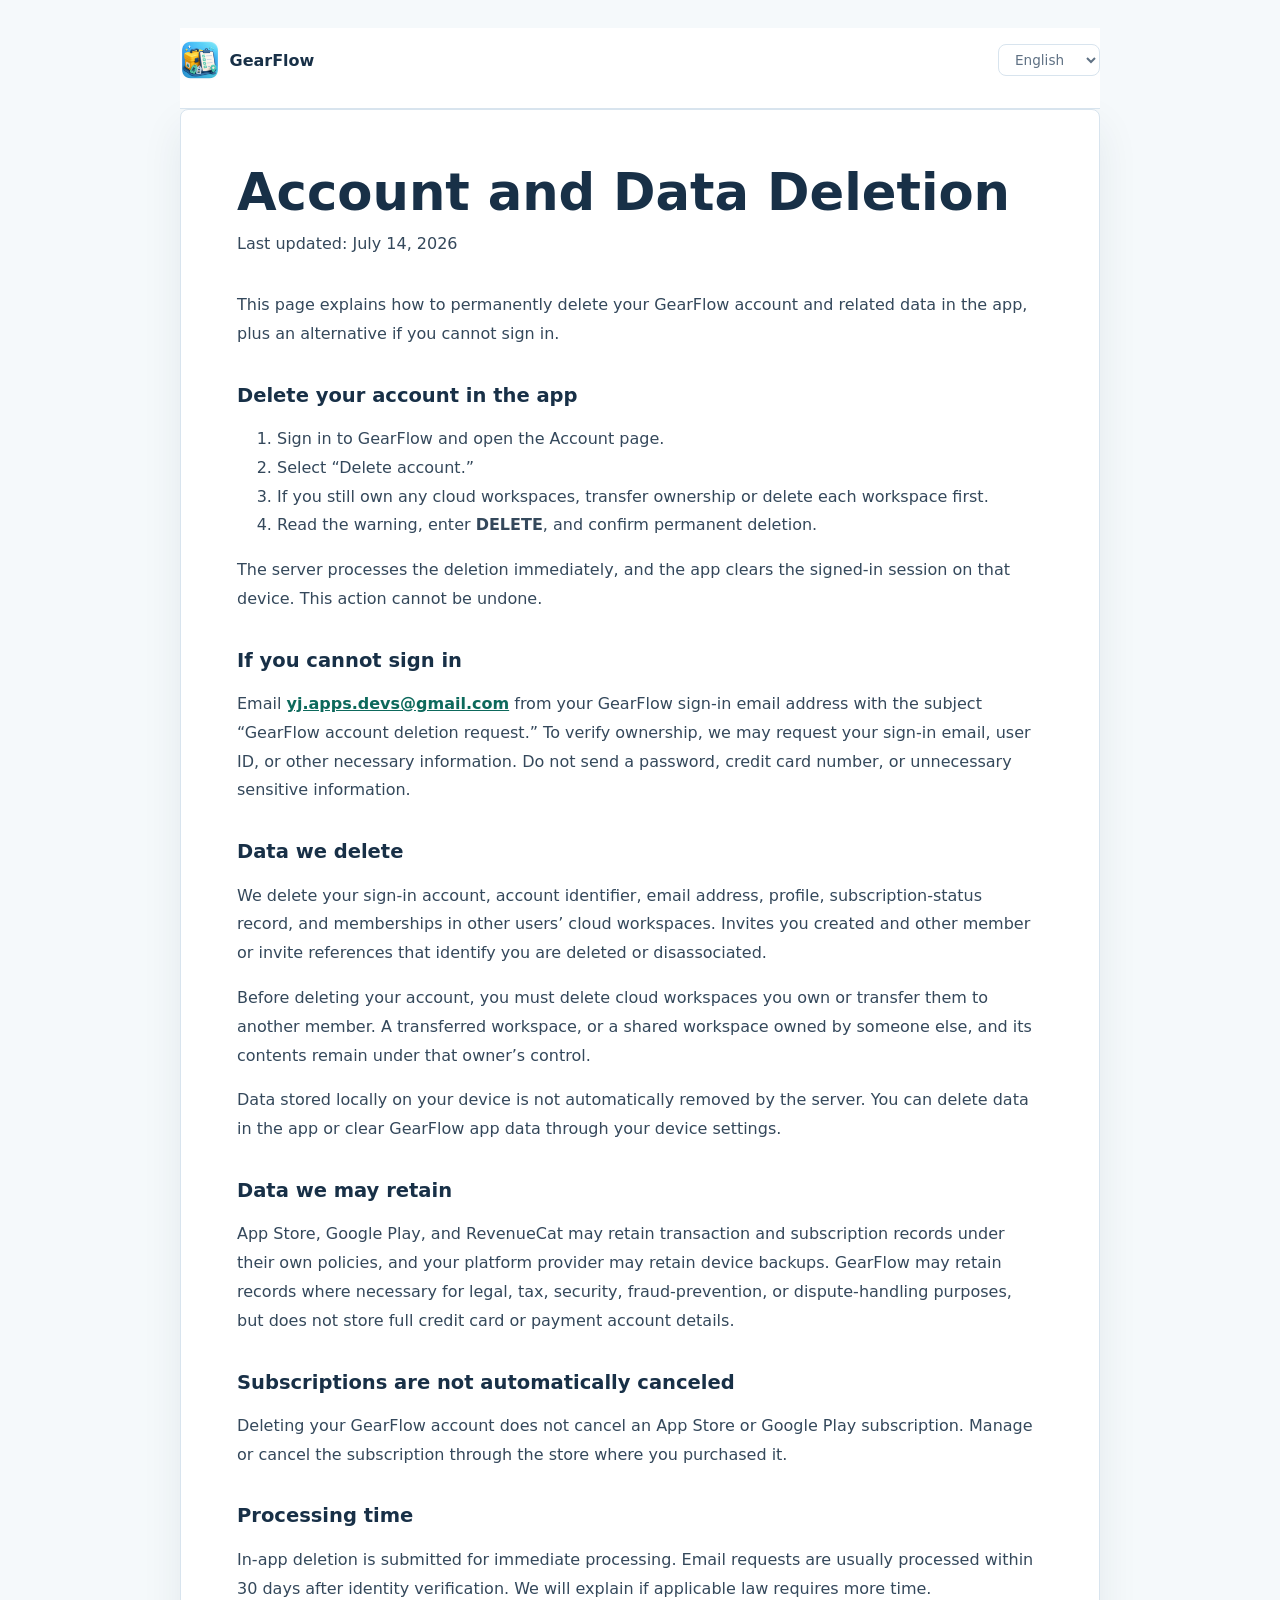
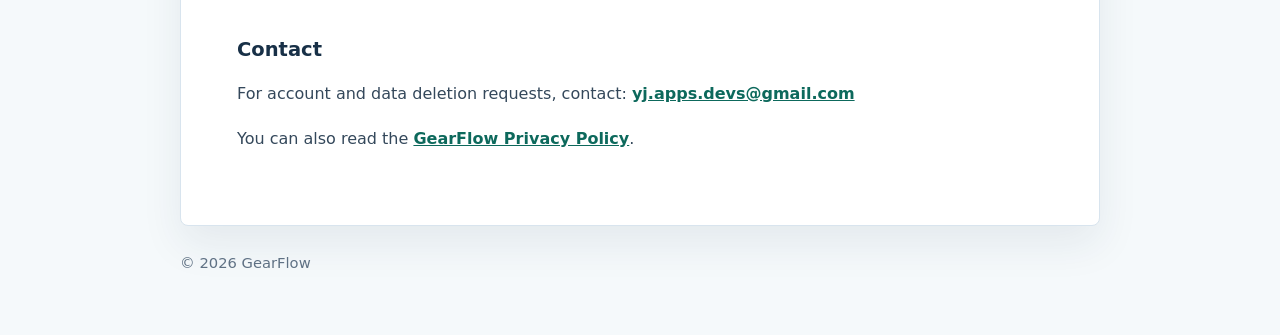
<file: en/account-deletion.html>
<!doctype html>
<html lang="en">
<head>
  <meta charset="utf-8">
  <meta name="viewport" content="width=device-width, initial-scale=1">
  <title>GearFlow Account and Data Deletion</title>
  <meta name="description" content="How to delete a GearFlow account in the app, what data is deleted or retained, and how to request deletion if you cannot sign in.">
  <link rel="canonical" href="https://gearflow.yuchunlab.com/en/account-deletion.html">
  <link rel="alternate" hreflang="zh-Hant" href="https://gearflow.yuchunlab.com/zh-Hant/account-deletion.html">
  <link rel="alternate" hreflang="en" href="https://gearflow.yuchunlab.com/en/account-deletion.html">
  <link rel="alternate" hreflang="ja" href="https://gearflow.yuchunlab.com/ja/account-deletion.html">
  <link rel="icon" href="../assets/images/gearflow_icon_friendly.png">
  <link rel="stylesheet" href="../assets/css/site.css">
</head>
<body class="policy-page">
  <main class="policy-shell">
    <header class="topbar">
      <a class="brand-link" href="../index.html"><img src="../assets/images/gearflow_icon_friendly.png" alt="">GearFlow</a>
      <nav class="lang-links" aria-label="Language">
        <select class="lang-select" data-current-language="en" data-policy-page="account-deletion" aria-label="Language">
          <option value="zh" data-target="../zh-Hant/account-deletion.html?lang=zh">繁體中文</option>
          <option value="en" data-target="../en/account-deletion.html?lang=en" selected>English</option>
          <option value="ja" data-target="../ja/account-deletion.html?lang=ja">日本語</option>
        </select>
      </nav>
    </header>
    <article class="policy-card">
      <h1>Account and Data Deletion</h1>
      <p class="updated">Last updated: July 14, 2026</p>
      <p>This page explains how to permanently delete your GearFlow account and related data in the app, plus an alternative if you cannot sign in.</p>

      <h2>Delete your account in the app</h2>
      <ol>
        <li>Sign in to GearFlow and open the Account page.</li>
        <li>Select “Delete account.”</li>
        <li>If you still own any cloud workspaces, transfer ownership or delete each workspace first.</li>
        <li>Read the warning, enter <strong>DELETE</strong>, and confirm permanent deletion.</li>
      </ol>
      <p>The server processes the deletion immediately, and the app clears the signed-in session on that device. This action cannot be undone.</p>

      <h2>If you cannot sign in</h2>
      <p>Email <a href="mailto:yj.apps.devs@gmail.com">yj.apps.devs@gmail.com</a> from your GearFlow sign-in email address with the subject “GearFlow account deletion request.” To verify ownership, we may request your sign-in email, user ID, or other necessary information. Do not send a password, credit card number, or unnecessary sensitive information.</p>

      <h2>Data we delete</h2>
      <p>We delete your sign-in account, account identifier, email address, profile, subscription-status record, and memberships in other users’ cloud workspaces. Invites you created and other member or invite references that identify you are deleted or disassociated.</p>
      <p>Before deleting your account, you must delete cloud workspaces you own or transfer them to another member. A transferred workspace, or a shared workspace owned by someone else, and its contents remain under that owner’s control.</p>
      <p>Data stored locally on your device is not automatically removed by the server. You can delete data in the app or clear GearFlow app data through your device settings.</p>

      <h2>Data we may retain</h2>
      <p>App Store, Google Play, and RevenueCat may retain transaction and subscription records under their own policies, and your platform provider may retain device backups. GearFlow may retain records where necessary for legal, tax, security, fraud-prevention, or dispute-handling purposes, but does not store full credit card or payment account details.</p>

      <h2>Subscriptions are not automatically canceled</h2>
      <p>Deleting your GearFlow account does not cancel an App Store or Google Play subscription. Manage or cancel the subscription through the store where you purchased it.</p>

      <h2>Processing time</h2>
      <p>In-app deletion is submitted for immediate processing. Email requests are usually processed within 30 days after identity verification. We will explain if applicable law requires more time.</p>

      <h2>Contact</h2>
      <p>For account and data deletion requests, contact: <a href="mailto:yj.apps.devs@gmail.com">yj.apps.devs@gmail.com</a></p>
      <p>You can also read the <a href="privacy.html">GearFlow Privacy Policy</a>.</p>
    </article>
    <footer>© 2026 GearFlow</footer>
  </main>
  <script>
    (function() {
      const LANGUAGE_CACHE_KEY = 'gearflow-language';
      const languageSelect = document.querySelector('.lang-select');
      const homeByLanguage = {
        zh: '../index.html',
        en: '../en/index.html',
        ja: '../ja/index.html',
      };

      function validLanguage(value) {
        return value === 'zh' || value === 'en' || value === 'ja';
      }

      function persistLanguage(language) {
        try {
          localStorage.setItem(LANGUAGE_CACHE_KEY, language);
        } catch {
          // ignore
        }
      }

      function applyLanguage(language) {
        if (!validLanguage(language)) return;
        persistLanguage(language);
        document.querySelector('.brand-link')?.setAttribute('href', homeByLanguage[language] || '../index.html');
        if (languageSelect) languageSelect.value = language;
      }

      const params = new URLSearchParams(window.location.search);
      const urlLanguage = params.get('lang');
      const pageLanguage = languageSelect?.dataset.currentLanguage || 'zh';
      if (validLanguage(urlLanguage) && urlLanguage !== pageLanguage) {
        const target = Array.from(languageSelect.options).find((option) => option.value === urlLanguage)?.dataset.target;
        if (target) window.location.replace(target);
      }
      applyLanguage(validLanguage(urlLanguage) ? urlLanguage : pageLanguage);

      languageSelect?.addEventListener('change', function() {
        const selected = languageSelect.options[languageSelect.selectedIndex];
        const language = languageSelect.value;
        persistLanguage(language);
        window.location.href = selected.dataset.target || '../index.html';
      });
    })();
  </script>
</body>
</html>
</file>
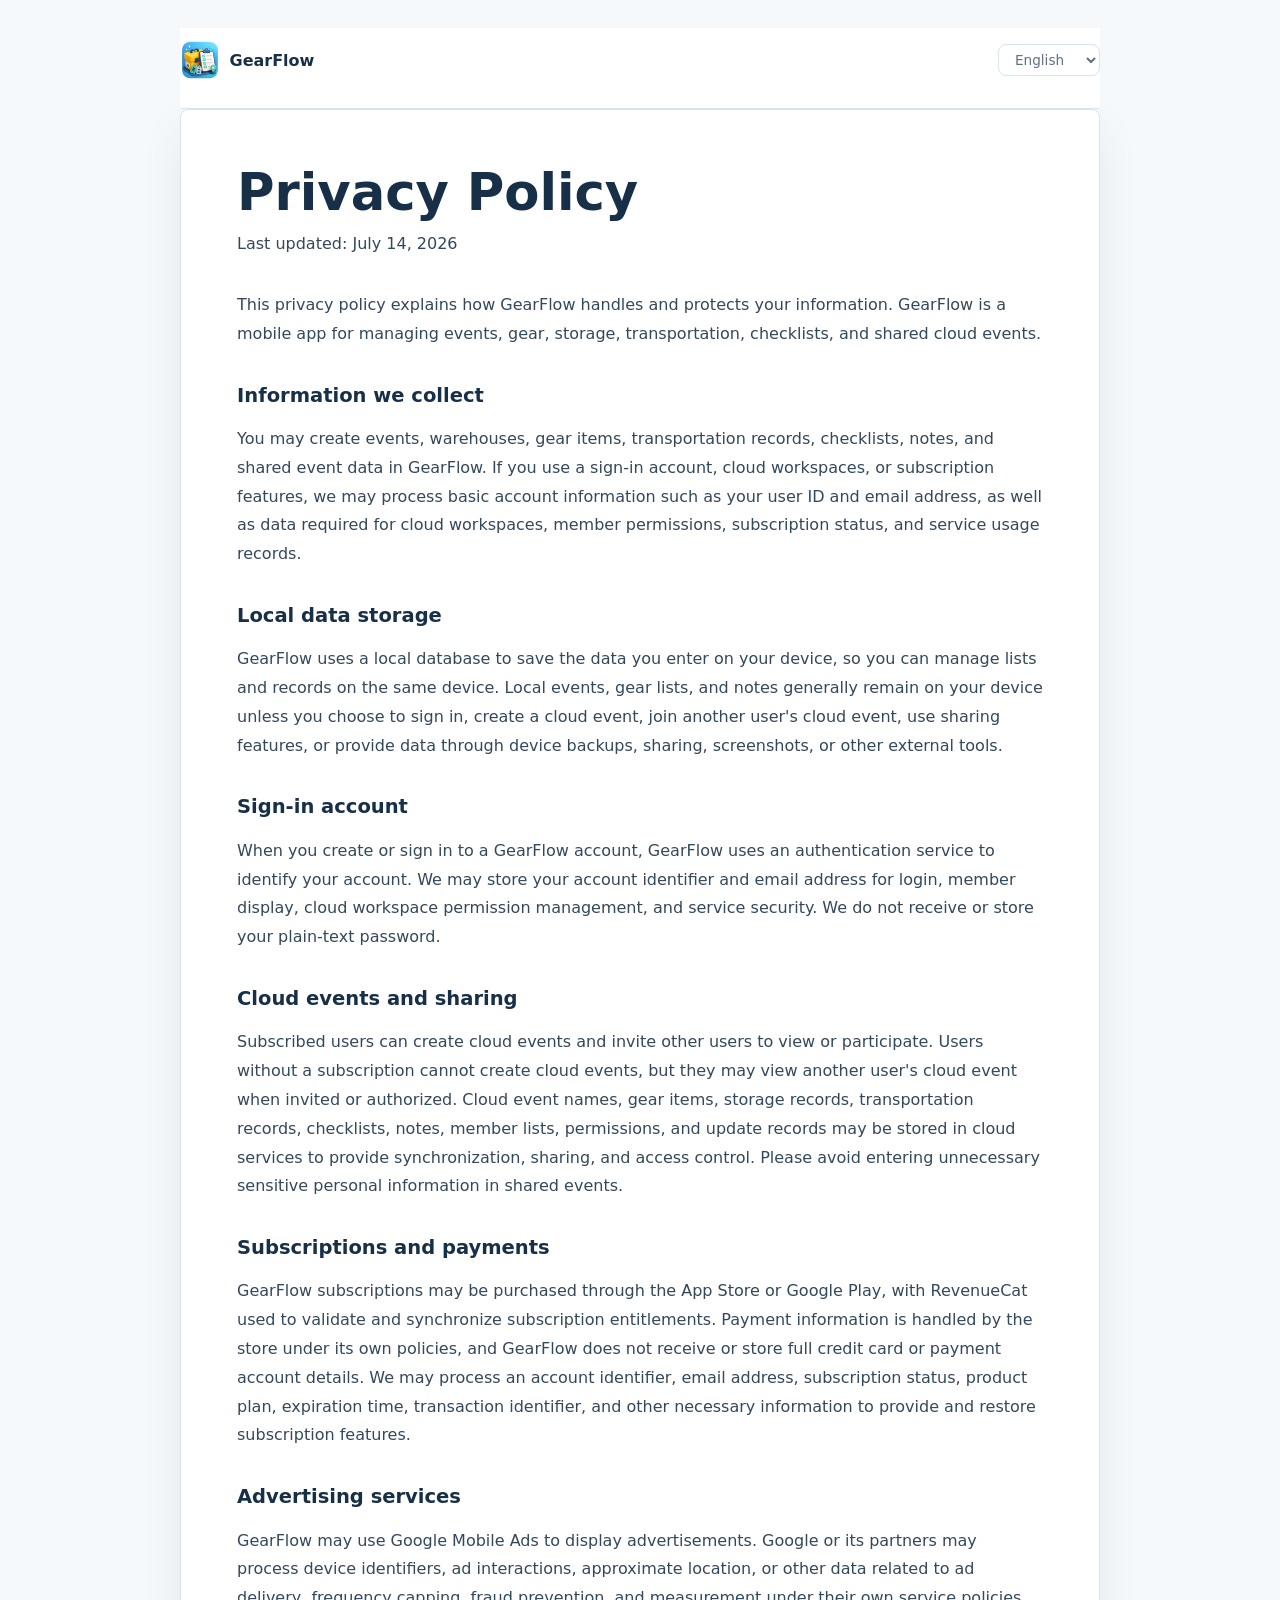
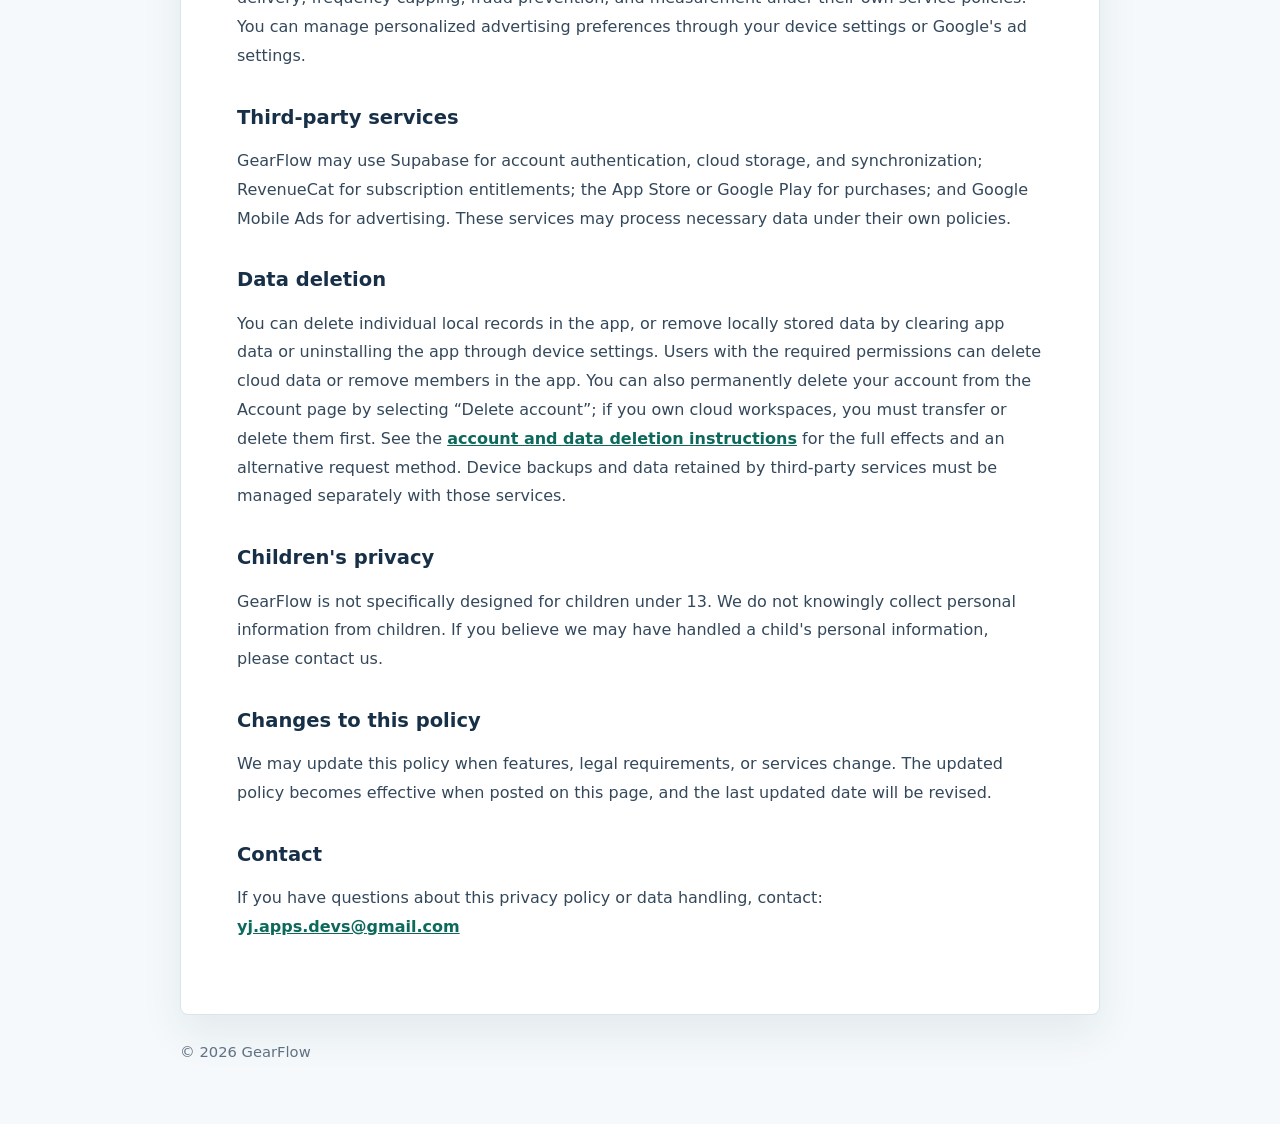
<file: en/privacy.html>
<!doctype html>
<html lang="en">
<head>
  <meta charset="utf-8">
  <meta name="viewport" content="width=device-width, initial-scale=1">
  <title>GearFlow Privacy Policy</title>
  <meta name="description" content="GearFlow privacy policy covering local data, advertising services, data deletion, and contact information.">
  <link rel="canonical" href="https://gearflow.yuchunlab.com/en/privacy.html">
  <link rel="alternate" hreflang="zh-Hant" href="https://gearflow.yuchunlab.com/zh-Hant/privacy.html">
  <link rel="alternate" hreflang="en" href="https://gearflow.yuchunlab.com/en/privacy.html">
  <link rel="alternate" hreflang="ja" href="https://gearflow.yuchunlab.com/ja/privacy.html">
  <link rel="icon" href="../assets/images/gearflow_icon_friendly.png">
  <link rel="stylesheet" href="../assets/css/site.css">
</head>
<body class="policy-page">
  <main class="policy-shell">
    <header class="topbar">
      <a class="brand-link" href="../index.html"><img src="../assets/images/gearflow_icon_friendly.png" alt="">GearFlow</a>
      <nav class="lang-links" aria-label="Language">
        <select class="lang-select" data-current-language="en" data-policy-page="privacy" aria-label="Language">
          <option value="zh" data-target="../zh-Hant/privacy.html?lang=zh">繁體中文</option>
          <option value="en" data-target="../en/privacy.html?lang=en" selected>English</option>
          <option value="ja" data-target="../ja/privacy.html?lang=ja">日本語</option>
        </select>
      </nav>
    </header>
    <article class="policy-card">
      <h1>Privacy Policy</h1>
      <p class="updated">Last updated: July 14, 2026</p>
      <p>This privacy policy explains how GearFlow handles and protects your information. GearFlow is a mobile app for managing events, gear, storage, transportation, checklists, and shared cloud events.</p>

      <h2>Information we collect</h2>
      <p>You may create events, warehouses, gear items, transportation records, checklists, notes, and shared event data in GearFlow. If you use a sign-in account, cloud workspaces, or subscription features, we may process basic account information such as your user ID and email address, as well as data required for cloud workspaces, member permissions, subscription status, and service usage records.</p>

      <h2>Local data storage</h2>
      <p>GearFlow uses a local database to save the data you enter on your device, so you can manage lists and records on the same device. Local events, gear lists, and notes generally remain on your device unless you choose to sign in, create a cloud event, join another user's cloud event, use sharing features, or provide data through device backups, sharing, screenshots, or other external tools.</p>

      <h2>Sign-in account</h2>
      <p>When you create or sign in to a GearFlow account, GearFlow uses an authentication service to identify your account. We may store your account identifier and email address for login, member display, cloud workspace permission management, and service security. We do not receive or store your plain-text password.</p>

      <h2>Cloud events and sharing</h2>
      <p>Subscribed users can create cloud events and invite other users to view or participate. Users without a subscription cannot create cloud events, but they may view another user's cloud event when invited or authorized. Cloud event names, gear items, storage records, transportation records, checklists, notes, member lists, permissions, and update records may be stored in cloud services to provide synchronization, sharing, and access control. Please avoid entering unnecessary sensitive personal information in shared events.</p>

      <h2>Subscriptions and payments</h2>
      <p>GearFlow subscriptions may be purchased through the App Store or Google Play, with RevenueCat used to validate and synchronize subscription entitlements. Payment information is handled by the store under its own policies, and GearFlow does not receive or store full credit card or payment account details. We may process an account identifier, email address, subscription status, product plan, expiration time, transaction identifier, and other necessary information to provide and restore subscription features.</p>

      <h2>Advertising services</h2>
      <p>GearFlow may use Google Mobile Ads to display advertisements. Google or its partners may process device identifiers, ad interactions, approximate location, or other data related to ad delivery, frequency capping, fraud prevention, and measurement under their own service policies. You can manage personalized advertising preferences through your device settings or Google's ad settings.</p>

      <h2>Third-party services</h2>
      <p>GearFlow may use Supabase for account authentication, cloud storage, and synchronization; RevenueCat for subscription entitlements; the App Store or Google Play for purchases; and Google Mobile Ads for advertising. These services may process necessary data under their own policies.</p>

      <h2>Data deletion</h2>
      <p>You can delete individual local records in the app, or remove locally stored data by clearing app data or uninstalling the app through device settings. Users with the required permissions can delete cloud data or remove members in the app. You can also permanently delete your account from the Account page by selecting “Delete account”; if you own cloud workspaces, you must transfer or delete them first. See the <a href="account-deletion.html">account and data deletion instructions</a> for the full effects and an alternative request method. Device backups and data retained by third-party services must be managed separately with those services.</p>

      <h2>Children's privacy</h2>
      <p>GearFlow is not specifically designed for children under 13. We do not knowingly collect personal information from children. If you believe we may have handled a child's personal information, please contact us.</p>

      <h2>Changes to this policy</h2>
      <p>We may update this policy when features, legal requirements, or services change. The updated policy becomes effective when posted on this page, and the last updated date will be revised.</p>

      <h2>Contact</h2>
      <p>If you have questions about this privacy policy or data handling, contact: <a href="mailto:yj.apps.devs@gmail.com">yj.apps.devs@gmail.com</a></p>
    </article>
    <footer>© 2026 GearFlow</footer>
  </main>
  <script>
    (function() {
      const LANGUAGE_CACHE_KEY = 'gearflow-language';
      const languageSelect = document.querySelector('.lang-select');
      const homeByLanguage = {
        zh: '../index.html',
        en: '../en/index.html',
        ja: '../ja/index.html',
      };

      function validLanguage(value) {
        return value === 'zh' || value === 'en' || value === 'ja';
      }

      function persistLanguage(language) {
        try {
          localStorage.setItem(LANGUAGE_CACHE_KEY, language);
        } catch {
          // ignore
        }
      }

      function applyLanguage(language) {
        if (!validLanguage(language)) return;
        persistLanguage(language);
        document.querySelector('.brand-link')?.setAttribute('href', homeByLanguage[language] || '../index.html');
        if (languageSelect) languageSelect.value = language;
      }

      const params = new URLSearchParams(window.location.search);
      const urlLanguage = params.get('lang');
      const pageLanguage = languageSelect?.dataset.currentLanguage || 'zh';
      if (validLanguage(urlLanguage) && urlLanguage !== pageLanguage) {
        const target = Array.from(languageSelect.options).find((option) => option.value === urlLanguage)?.dataset.target;
        if (target) window.location.replace(target);
      }
      applyLanguage(validLanguage(urlLanguage) ? urlLanguage : pageLanguage);

      languageSelect?.addEventListener('change', function() {
        const selected = languageSelect.options[languageSelect.selectedIndex];
        const language = languageSelect.value;
        persistLanguage(language);
        window.location.href = selected.dataset.target || '../index.html';
      });
    })();
  </script>
</body>
</html>
</file>
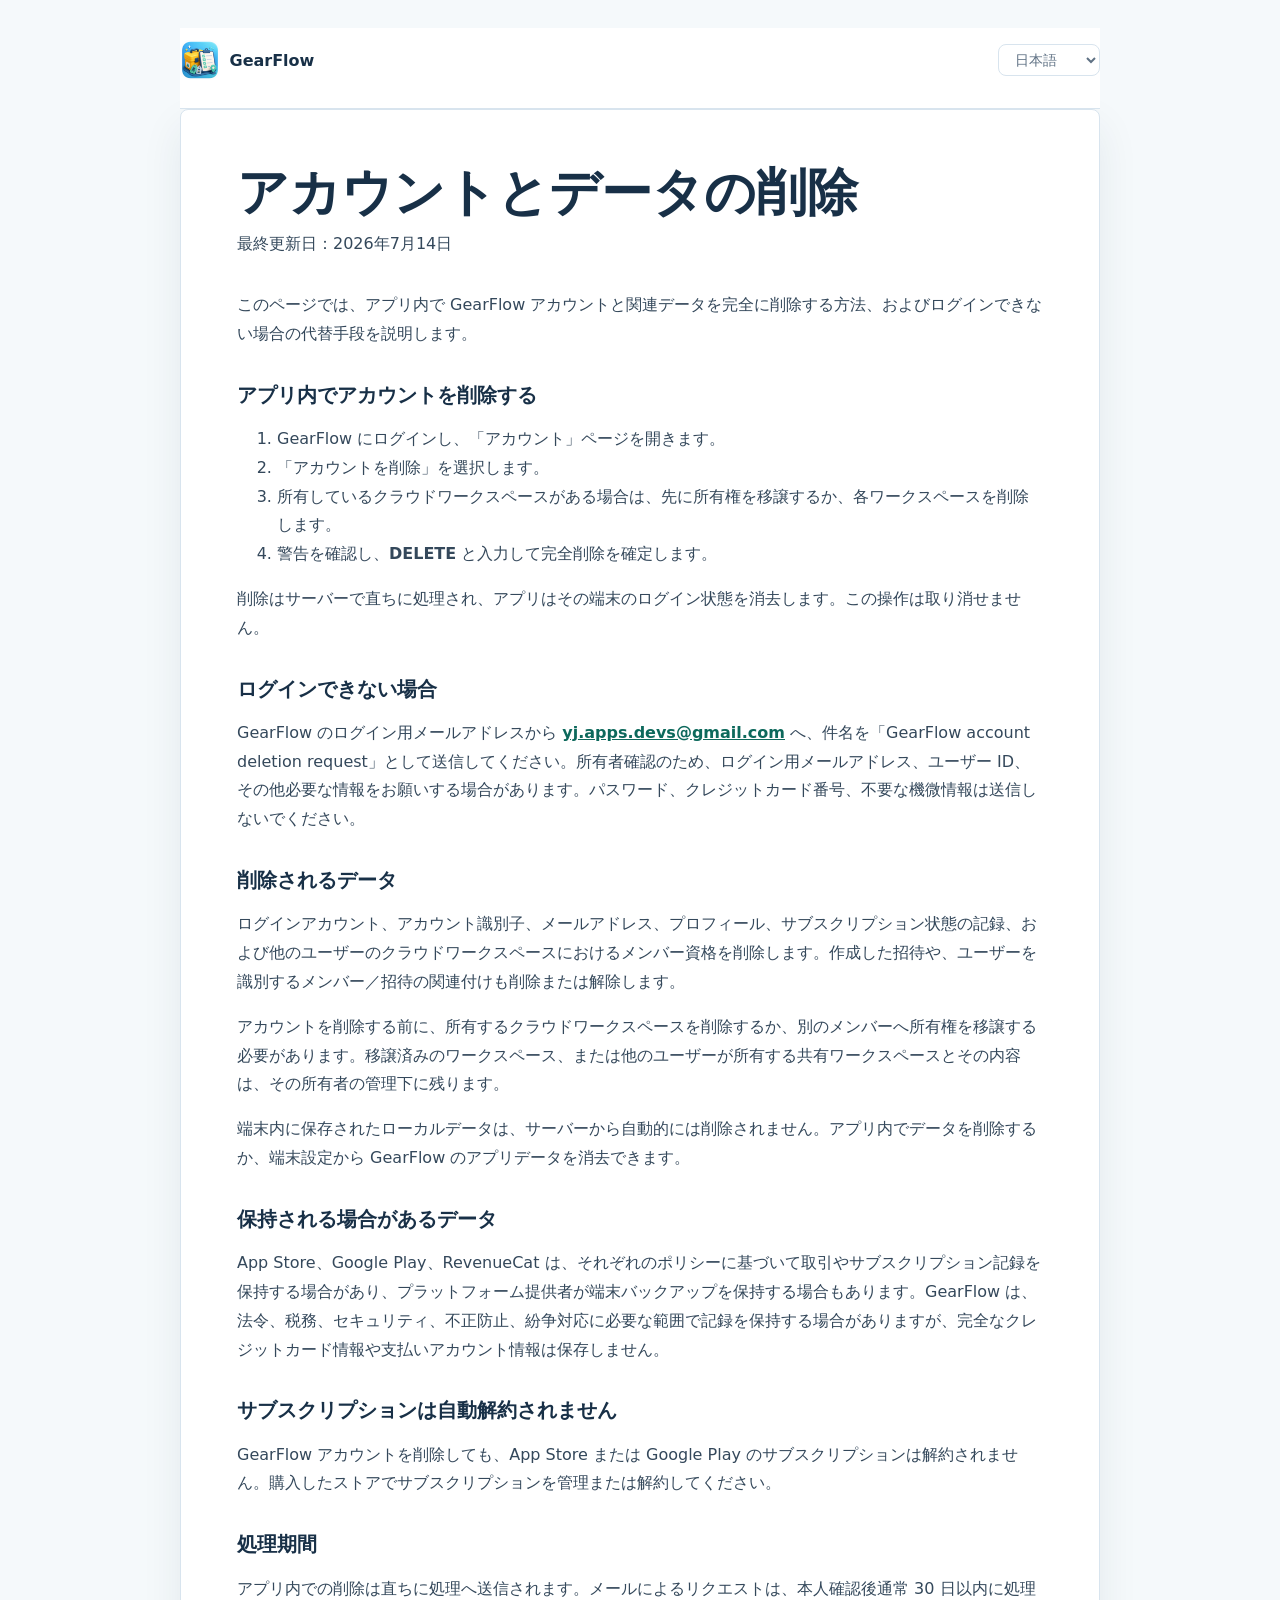
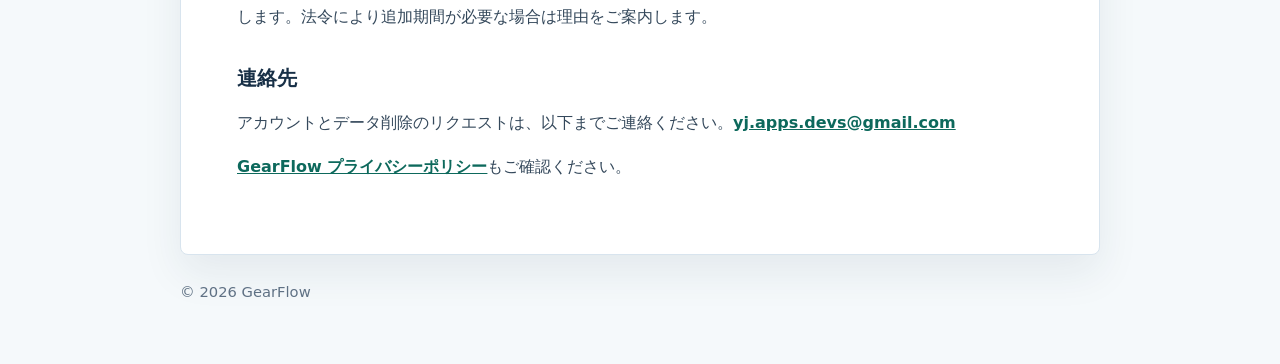
<file: ja/account-deletion.html>
<!doctype html>
<html lang="ja">
<head>
  <meta charset="utf-8">
  <meta name="viewport" content="width=device-width, initial-scale=1">
  <title>GearFlow アカウントとデータの削除</title>
  <meta name="description" content="GearFlow アカウントをアプリ内で削除する手順、削除・保持されるデータ、ログインできない場合の申請方法をご案内します。">
  <link rel="canonical" href="https://gearflow.yuchunlab.com/ja/account-deletion.html">
  <link rel="alternate" hreflang="zh-Hant" href="https://gearflow.yuchunlab.com/zh-Hant/account-deletion.html">
  <link rel="alternate" hreflang="en" href="https://gearflow.yuchunlab.com/en/account-deletion.html">
  <link rel="alternate" hreflang="ja" href="https://gearflow.yuchunlab.com/ja/account-deletion.html">
  <link rel="icon" href="../assets/images/gearflow_icon_friendly.png">
  <link rel="stylesheet" href="../assets/css/site.css">
</head>
<body class="policy-page">
  <main class="policy-shell">
    <header class="topbar">
      <a class="brand-link" href="../index.html"><img src="../assets/images/gearflow_icon_friendly.png" alt="">GearFlow</a>
      <nav class="lang-links" aria-label="Language">
        <select class="lang-select" data-current-language="ja" data-policy-page="account-deletion" aria-label="Language">
          <option value="zh" data-target="../zh-Hant/account-deletion.html?lang=zh">繁體中文</option>
          <option value="en" data-target="../en/account-deletion.html?lang=en">English</option>
          <option value="ja" data-target="../ja/account-deletion.html?lang=ja" selected>日本語</option>
        </select>
      </nav>
    </header>
    <article class="policy-card">
      <h1>アカウントとデータの削除</h1>
      <p class="updated">最終更新日：2026年7月14日</p>
      <p>このページでは、アプリ内で GearFlow アカウントと関連データを完全に削除する方法、およびログインできない場合の代替手段を説明します。</p>

      <h2>アプリ内でアカウントを削除する</h2>
      <ol>
        <li>GearFlow にログインし、「アカウント」ページを開きます。</li>
        <li>「アカウントを削除」を選択します。</li>
        <li>所有しているクラウドワークスペースがある場合は、先に所有権を移譲するか、各ワークスペースを削除します。</li>
        <li>警告を確認し、<strong>DELETE</strong> と入力して完全削除を確定します。</li>
      </ol>
      <p>削除はサーバーで直ちに処理され、アプリはその端末のログイン状態を消去します。この操作は取り消せません。</p>

      <h2>ログインできない場合</h2>
      <p>GearFlow のログイン用メールアドレスから <a href="mailto:yj.apps.devs@gmail.com">yj.apps.devs@gmail.com</a> へ、件名を「GearFlow account deletion request」として送信してください。所有者確認のため、ログイン用メールアドレス、ユーザー ID、その他必要な情報をお願いする場合があります。パスワード、クレジットカード番号、不要な機微情報は送信しないでください。</p>

      <h2>削除されるデータ</h2>
      <p>ログインアカウント、アカウント識別子、メールアドレス、プロフィール、サブスクリプション状態の記録、および他のユーザーのクラウドワークスペースにおけるメンバー資格を削除します。作成した招待や、ユーザーを識別するメンバー／招待の関連付けも削除または解除します。</p>
      <p>アカウントを削除する前に、所有するクラウドワークスペースを削除するか、別のメンバーへ所有権を移譲する必要があります。移譲済みのワークスペース、または他のユーザーが所有する共有ワークスペースとその内容は、その所有者の管理下に残ります。</p>
      <p>端末内に保存されたローカルデータは、サーバーから自動的には削除されません。アプリ内でデータを削除するか、端末設定から GearFlow のアプリデータを消去できます。</p>

      <h2>保持される場合があるデータ</h2>
      <p>App Store、Google Play、RevenueCat は、それぞれのポリシーに基づいて取引やサブスクリプション記録を保持する場合があり、プラットフォーム提供者が端末バックアップを保持する場合もあります。GearFlow は、法令、税務、セキュリティ、不正防止、紛争対応に必要な範囲で記録を保持する場合がありますが、完全なクレジットカード情報や支払いアカウント情報は保存しません。</p>

      <h2>サブスクリプションは自動解約されません</h2>
      <p>GearFlow アカウントを削除しても、App Store または Google Play のサブスクリプションは解約されません。購入したストアでサブスクリプションを管理または解約してください。</p>

      <h2>処理期間</h2>
      <p>アプリ内での削除は直ちに処理へ送信されます。メールによるリクエストは、本人確認後通常 30 日以内に処理します。法令により追加期間が必要な場合は理由をご案内します。</p>

      <h2>連絡先</h2>
      <p>アカウントとデータ削除のリクエストは、以下までご連絡ください。<a href="mailto:yj.apps.devs@gmail.com">yj.apps.devs@gmail.com</a></p>
      <p><a href="privacy.html">GearFlow プライバシーポリシー</a>もご確認ください。</p>
    </article>
    <footer>© 2026 GearFlow</footer>
  </main>
  <script>
    (function() {
      const LANGUAGE_CACHE_KEY = 'gearflow-language';
      const languageSelect = document.querySelector('.lang-select');
      const homeByLanguage = {
        zh: '../index.html',
        en: '../en/index.html',
        ja: '../ja/index.html',
      };

      function validLanguage(value) {
        return value === 'zh' || value === 'en' || value === 'ja';
      }

      function persistLanguage(language) {
        try {
          localStorage.setItem(LANGUAGE_CACHE_KEY, language);
        } catch {
          // ignore
        }
      }

      function applyLanguage(language) {
        if (!validLanguage(language)) return;
        persistLanguage(language);
        document.querySelector('.brand-link')?.setAttribute('href', homeByLanguage[language] || '../index.html');
        if (languageSelect) languageSelect.value = language;
      }

      const params = new URLSearchParams(window.location.search);
      const urlLanguage = params.get('lang');
      const pageLanguage = languageSelect?.dataset.currentLanguage || 'zh';
      if (validLanguage(urlLanguage) && urlLanguage !== pageLanguage) {
        const target = Array.from(languageSelect.options).find((option) => option.value === urlLanguage)?.dataset.target;
        if (target) window.location.replace(target);
      }
      applyLanguage(validLanguage(urlLanguage) ? urlLanguage : pageLanguage);

      languageSelect?.addEventListener('change', function() {
        const selected = languageSelect.options[languageSelect.selectedIndex];
        const language = languageSelect.value;
        persistLanguage(language);
        window.location.href = selected.dataset.target || '../index.html';
      });
    })();
  </script>
</body>
</html>
</file>
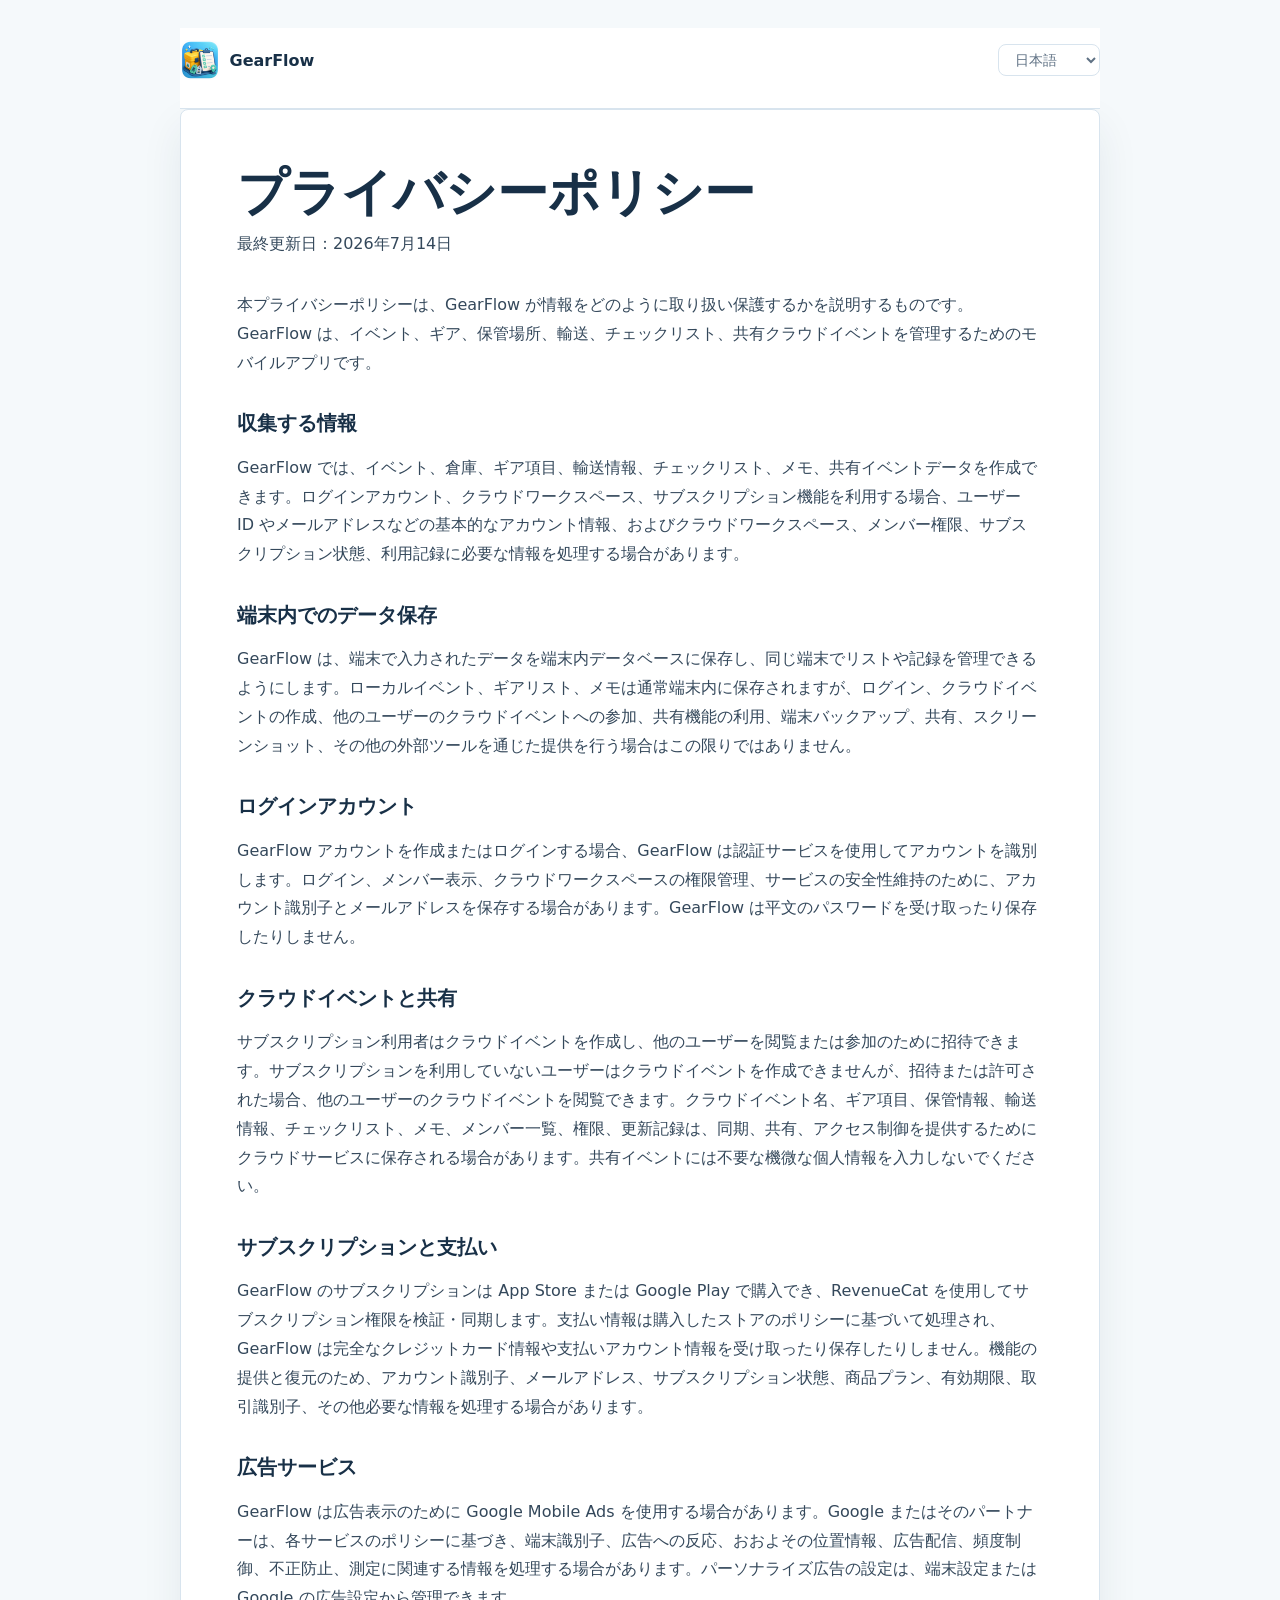
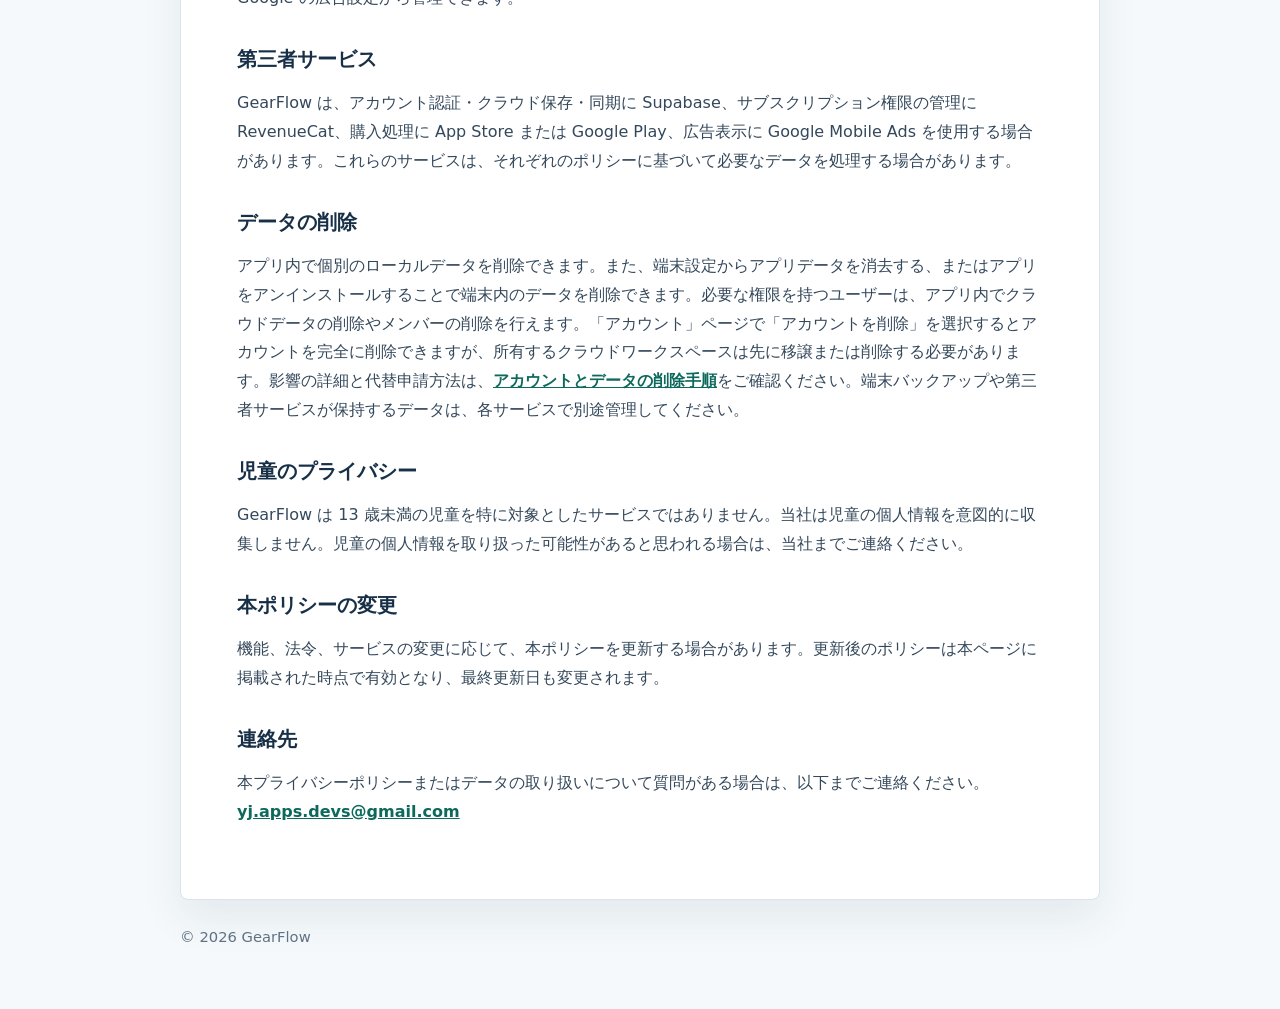
<file: ja/privacy.html>
<!doctype html>
<html lang="ja">
<head>
  <meta charset="utf-8">
  <meta name="viewport" content="width=device-width, initial-scale=1">
  <title>GearFlow プライバシーポリシー</title>
  <meta name="description" content="GearFlow のプライバシーポリシー。本体内データ、広告サービス、データ削除、連絡先について説明します。">
  <link rel="canonical" href="https://gearflow.yuchunlab.com/ja/privacy.html">
  <link rel="alternate" hreflang="zh-Hant" href="https://gearflow.yuchunlab.com/zh-Hant/privacy.html">
  <link rel="alternate" hreflang="en" href="https://gearflow.yuchunlab.com/en/privacy.html">
  <link rel="alternate" hreflang="ja" href="https://gearflow.yuchunlab.com/ja/privacy.html">
  <link rel="icon" href="../assets/images/gearflow_icon_friendly.png">
  <link rel="stylesheet" href="../assets/css/site.css">
</head>
<body class="policy-page">
  <main class="policy-shell">
    <header class="topbar">
      <a class="brand-link" href="../index.html"><img src="../assets/images/gearflow_icon_friendly.png" alt="">GearFlow</a>
      <nav class="lang-links" aria-label="Language">
        <select class="lang-select" data-current-language="ja" data-policy-page="privacy" aria-label="Language">
          <option value="zh" data-target="../zh-Hant/privacy.html?lang=zh">繁體中文</option>
          <option value="en" data-target="../en/privacy.html?lang=en">English</option>
          <option value="ja" data-target="../ja/privacy.html?lang=ja" selected>日本語</option>
        </select>
      </nav>
    </header>
    <article class="policy-card">
      <h1>プライバシーポリシー</h1>
      <p class="updated">最終更新日：2026年7月14日</p>
      <p>本プライバシーポリシーは、GearFlow が情報をどのように取り扱い保護するかを説明するものです。GearFlow は、イベント、ギア、保管場所、輸送、チェックリスト、共有クラウドイベントを管理するためのモバイルアプリです。</p>

      <h2>収集する情報</h2>
      <p>GearFlow では、イベント、倉庫、ギア項目、輸送情報、チェックリスト、メモ、共有イベントデータを作成できます。ログインアカウント、クラウドワークスペース、サブスクリプション機能を利用する場合、ユーザー ID やメールアドレスなどの基本的なアカウント情報、およびクラウドワークスペース、メンバー権限、サブスクリプション状態、利用記録に必要な情報を処理する場合があります。</p>

      <h2>端末内でのデータ保存</h2>
      <p>GearFlow は、端末で入力されたデータを端末内データベースに保存し、同じ端末でリストや記録を管理できるようにします。ローカルイベント、ギアリスト、メモは通常端末内に保存されますが、ログイン、クラウドイベントの作成、他のユーザーのクラウドイベントへの参加、共有機能の利用、端末バックアップ、共有、スクリーンショット、その他の外部ツールを通じた提供を行う場合はこの限りではありません。</p>

      <h2>ログインアカウント</h2>
      <p>GearFlow アカウントを作成またはログインする場合、GearFlow は認証サービスを使用してアカウントを識別します。ログイン、メンバー表示、クラウドワークスペースの権限管理、サービスの安全性維持のために、アカウント識別子とメールアドレスを保存する場合があります。GearFlow は平文のパスワードを受け取ったり保存したりしません。</p>

      <h2>クラウドイベントと共有</h2>
      <p>サブスクリプション利用者はクラウドイベントを作成し、他のユーザーを閲覧または参加のために招待できます。サブスクリプションを利用していないユーザーはクラウドイベントを作成できませんが、招待または許可された場合、他のユーザーのクラウドイベントを閲覧できます。クラウドイベント名、ギア項目、保管情報、輸送情報、チェックリスト、メモ、メンバー一覧、権限、更新記録は、同期、共有、アクセス制御を提供するためにクラウドサービスに保存される場合があります。共有イベントには不要な機微な個人情報を入力しないでください。</p>

      <h2>サブスクリプションと支払い</h2>
      <p>GearFlow のサブスクリプションは App Store または Google Play で購入でき、RevenueCat を使用してサブスクリプション権限を検証・同期します。支払い情報は購入したストアのポリシーに基づいて処理され、GearFlow は完全なクレジットカード情報や支払いアカウント情報を受け取ったり保存したりしません。機能の提供と復元のため、アカウント識別子、メールアドレス、サブスクリプション状態、商品プラン、有効期限、取引識別子、その他必要な情報を処理する場合があります。</p>

      <h2>広告サービス</h2>
      <p>GearFlow は広告表示のために Google Mobile Ads を使用する場合があります。Google またはそのパートナーは、各サービスのポリシーに基づき、端末識別子、広告への反応、おおよその位置情報、広告配信、頻度制御、不正防止、測定に関連する情報を処理する場合があります。パーソナライズ広告の設定は、端末設定または Google の広告設定から管理できます。</p>

      <h2>第三者サービス</h2>
      <p>GearFlow は、アカウント認証・クラウド保存・同期に Supabase、サブスクリプション権限の管理に RevenueCat、購入処理に App Store または Google Play、広告表示に Google Mobile Ads を使用する場合があります。これらのサービスは、それぞれのポリシーに基づいて必要なデータを処理する場合があります。</p>

      <h2>データの削除</h2>
      <p>アプリ内で個別のローカルデータを削除できます。また、端末設定からアプリデータを消去する、またはアプリをアンインストールすることで端末内のデータを削除できます。必要な権限を持つユーザーは、アプリ内でクラウドデータの削除やメンバーの削除を行えます。「アカウント」ページで「アカウントを削除」を選択するとアカウントを完全に削除できますが、所有するクラウドワークスペースは先に移譲または削除する必要があります。影響の詳細と代替申請方法は、<a href="account-deletion.html">アカウントとデータの削除手順</a>をご確認ください。端末バックアップや第三者サービスが保持するデータは、各サービスで別途管理してください。</p>

      <h2>児童のプライバシー</h2>
      <p>GearFlow は 13 歳未満の児童を特に対象としたサービスではありません。当社は児童の個人情報を意図的に収集しません。児童の個人情報を取り扱った可能性があると思われる場合は、当社までご連絡ください。</p>

      <h2>本ポリシーの変更</h2>
      <p>機能、法令、サービスの変更に応じて、本ポリシーを更新する場合があります。更新後のポリシーは本ページに掲載された時点で有効となり、最終更新日も変更されます。</p>

      <h2>連絡先</h2>
      <p>本プライバシーポリシーまたはデータの取り扱いについて質問がある場合は、以下までご連絡ください。<a href="mailto:yj.apps.devs@gmail.com">yj.apps.devs@gmail.com</a></p>
    </article>
    <footer>© 2026 GearFlow</footer>
  </main>
  <script>
    (function() {
      const LANGUAGE_CACHE_KEY = 'gearflow-language';
      const languageSelect = document.querySelector('.lang-select');
      const homeByLanguage = {
        zh: '../index.html',
        en: '../en/index.html',
        ja: '../ja/index.html',
      };

      function validLanguage(value) {
        return value === 'zh' || value === 'en' || value === 'ja';
      }

      function persistLanguage(language) {
        try {
          localStorage.setItem(LANGUAGE_CACHE_KEY, language);
        } catch {
          // ignore
        }
      }

      function applyLanguage(language) {
        if (!validLanguage(language)) return;
        persistLanguage(language);
        document.querySelector('.brand-link')?.setAttribute('href', homeByLanguage[language] || '../index.html');
        if (languageSelect) languageSelect.value = language;
      }

      const params = new URLSearchParams(window.location.search);
      const urlLanguage = params.get('lang');
      const pageLanguage = languageSelect?.dataset.currentLanguage || 'zh';
      if (validLanguage(urlLanguage) && urlLanguage !== pageLanguage) {
        const target = Array.from(languageSelect.options).find((option) => option.value === urlLanguage)?.dataset.target;
        if (target) window.location.replace(target);
      }
      applyLanguage(validLanguage(urlLanguage) ? urlLanguage : pageLanguage);

      languageSelect?.addEventListener('change', function() {
        const selected = languageSelect.options[languageSelect.selectedIndex];
        const language = languageSelect.value;
        persistLanguage(language);
        window.location.href = selected.dataset.target || '../index.html';
      });
    })();
  </script>
</body>
</html>
</file>
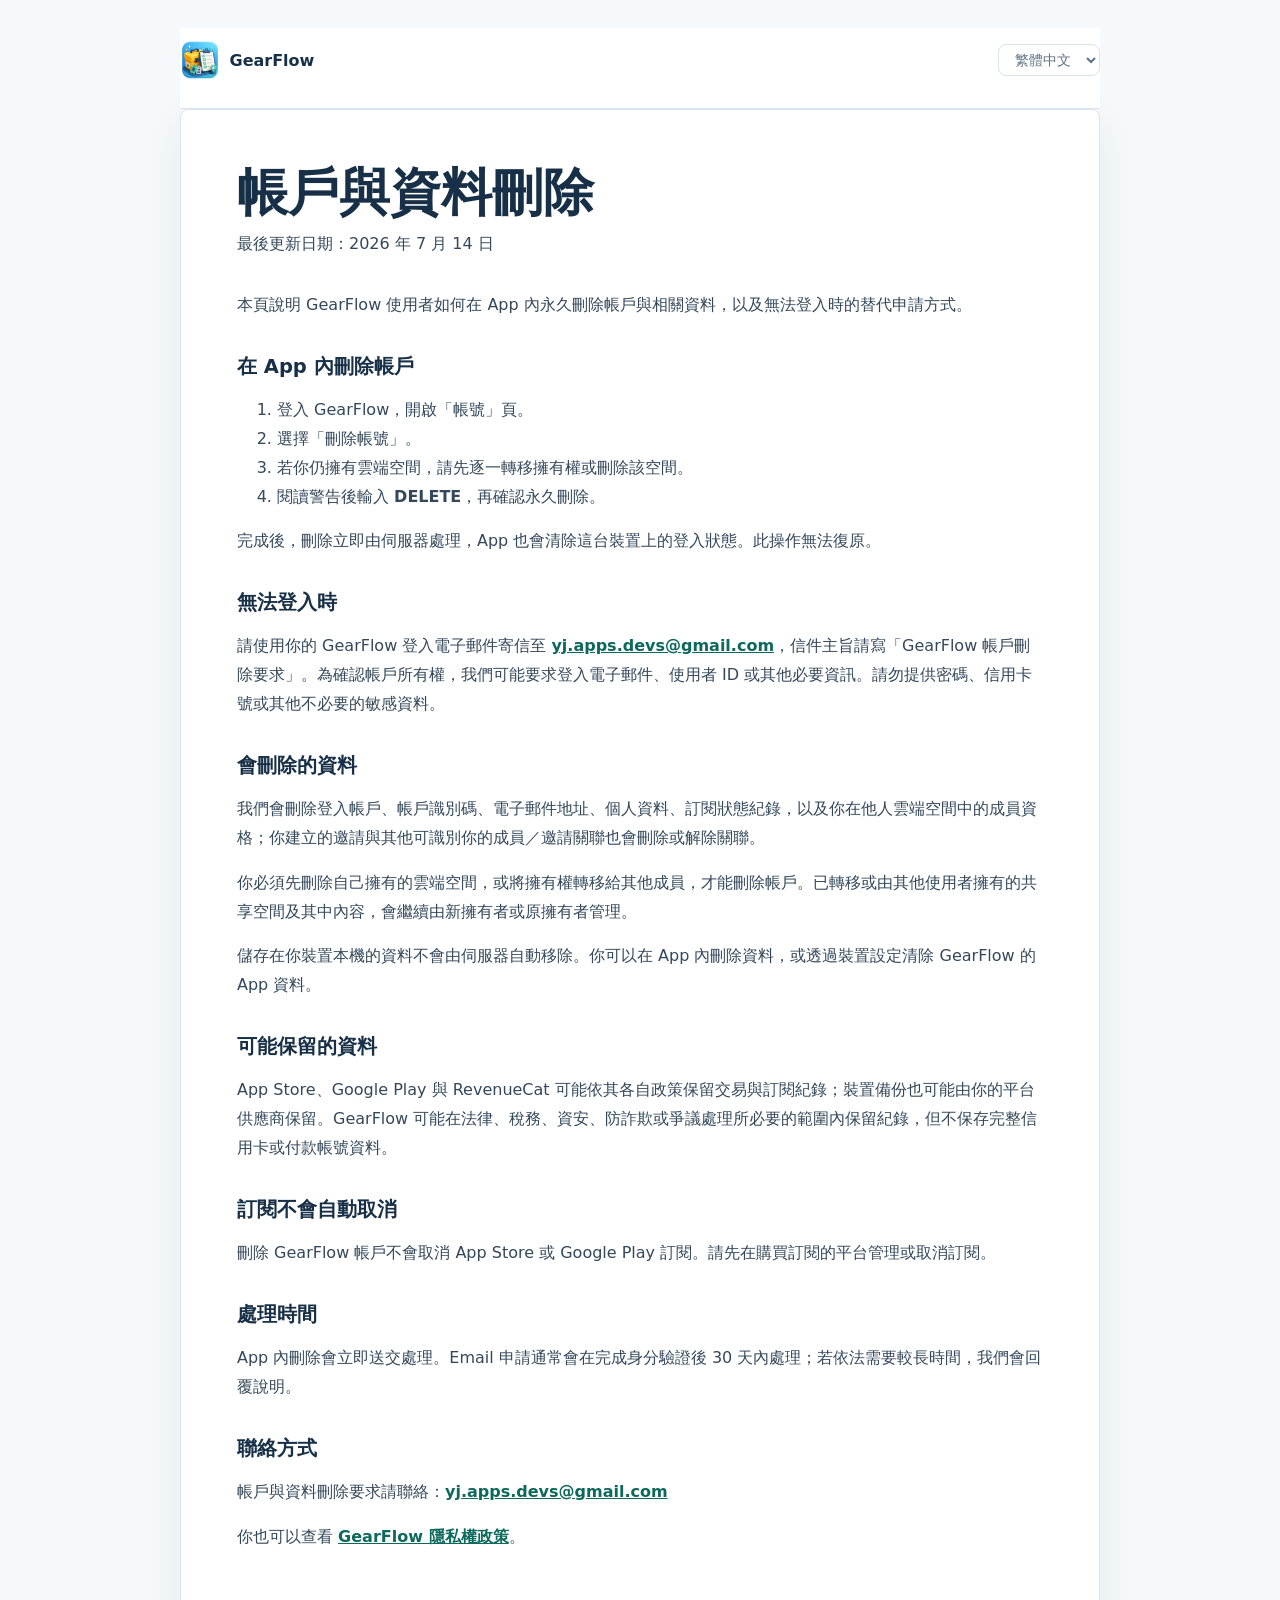
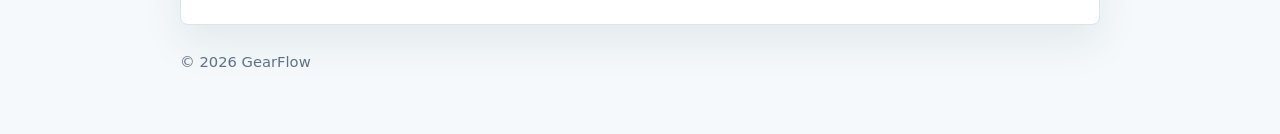
<file: zh-Hant/account-deletion.html>
<!doctype html>
<html lang="zh-Hant">
<head>
  <meta charset="utf-8">
  <meta name="viewport" content="width=device-width, initial-scale=1">
  <title>GearFlow 帳戶與資料刪除</title>
  <meta name="description" content="GearFlow 帳戶與資料刪除說明：查看 App 內刪除步驟、會刪除或保留的資料，以及無法登入時的申請方式。">
  <link rel="canonical" href="https://gearflow.yuchunlab.com/zh-Hant/account-deletion.html">
  <link rel="alternate" hreflang="zh-Hant" href="https://gearflow.yuchunlab.com/zh-Hant/account-deletion.html">
  <link rel="alternate" hreflang="en" href="https://gearflow.yuchunlab.com/en/account-deletion.html">
  <link rel="alternate" hreflang="ja" href="https://gearflow.yuchunlab.com/ja/account-deletion.html">
  <link rel="icon" href="../assets/images/gearflow_icon_friendly.png">
  <link rel="stylesheet" href="../assets/css/site.css">
</head>
<body class="policy-page">
  <main class="policy-shell">
    <header class="topbar">
      <a class="brand-link" href="../index.html"><img src="../assets/images/gearflow_icon_friendly.png" alt="">GearFlow</a>
      <nav class="lang-links" aria-label="Language">
        <select class="lang-select" data-current-language="zh" data-policy-page="account-deletion" aria-label="Language">
          <option value="zh" data-target="../zh-Hant/account-deletion.html?lang=zh" selected>繁體中文</option>
          <option value="en" data-target="../en/account-deletion.html?lang=en">English</option>
          <option value="ja" data-target="../ja/account-deletion.html?lang=ja">日本語</option>
        </select>
      </nav>
    </header>
    <article class="policy-card">
      <h1>帳戶與資料刪除</h1>
      <p class="updated">最後更新日期：2026 年 7 月 14 日</p>
      <p>本頁說明 GearFlow 使用者如何在 App 內永久刪除帳戶與相關資料，以及無法登入時的替代申請方式。</p>

      <h2>在 App 內刪除帳戶</h2>
      <ol>
        <li>登入 GearFlow，開啟「帳號」頁。</li>
        <li>選擇「刪除帳號」。</li>
        <li>若你仍擁有雲端空間，請先逐一轉移擁有權或刪除該空間。</li>
        <li>閱讀警告後輸入 <strong>DELETE</strong>，再確認永久刪除。</li>
      </ol>
      <p>完成後，刪除立即由伺服器處理，App 也會清除這台裝置上的登入狀態。此操作無法復原。</p>

      <h2>無法登入時</h2>
      <p>請使用你的 GearFlow 登入電子郵件寄信至 <a href="mailto:yj.apps.devs@gmail.com">yj.apps.devs@gmail.com</a>，信件主旨請寫「GearFlow 帳戶刪除要求」。為確認帳戶所有權，我們可能要求登入電子郵件、使用者 ID 或其他必要資訊。請勿提供密碼、信用卡號或其他不必要的敏感資料。</p>

      <h2>會刪除的資料</h2>
      <p>我們會刪除登入帳戶、帳戶識別碼、電子郵件地址、個人資料、訂閱狀態紀錄，以及你在他人雲端空間中的成員資格；你建立的邀請與其他可識別你的成員／邀請關聯也會刪除或解除關聯。</p>
      <p>你必須先刪除自己擁有的雲端空間，或將擁有權轉移給其他成員，才能刪除帳戶。已轉移或由其他使用者擁有的共享空間及其中內容，會繼續由新擁有者或原擁有者管理。</p>
      <p>儲存在你裝置本機的資料不會由伺服器自動移除。你可以在 App 內刪除資料，或透過裝置設定清除 GearFlow 的 App 資料。</p>

      <h2>可能保留的資料</h2>
      <p>App Store、Google Play 與 RevenueCat 可能依其各自政策保留交易與訂閱紀錄；裝置備份也可能由你的平台供應商保留。GearFlow 可能在法律、稅務、資安、防詐欺或爭議處理所必要的範圍內保留紀錄，但不保存完整信用卡或付款帳號資料。</p>

      <h2>訂閱不會自動取消</h2>
      <p>刪除 GearFlow 帳戶不會取消 App Store 或 Google Play 訂閱。請先在購買訂閱的平台管理或取消訂閱。</p>

      <h2>處理時間</h2>
      <p>App 內刪除會立即送交處理。Email 申請通常會在完成身分驗證後 30 天內處理；若依法需要較長時間，我們會回覆說明。</p>

      <h2>聯絡方式</h2>
      <p>帳戶與資料刪除要求請聯絡：<a href="mailto:yj.apps.devs@gmail.com">yj.apps.devs@gmail.com</a></p>
      <p>你也可以查看 <a href="privacy.html">GearFlow 隱私權政策</a>。</p>
    </article>
    <footer>© 2026 GearFlow</footer>
  </main>
  <script>
    (function() {
      const LANGUAGE_CACHE_KEY = 'gearflow-language';
      const languageSelect = document.querySelector('.lang-select');
      const homeByLanguage = {
        zh: '../index.html',
        en: '../en/index.html',
        ja: '../ja/index.html',
      };

      function validLanguage(value) {
        return value === 'zh' || value === 'en' || value === 'ja';
      }

      function persistLanguage(language) {
        try {
          localStorage.setItem(LANGUAGE_CACHE_KEY, language);
        } catch {
          // ignore
        }
      }

      function applyLanguage(language) {
        if (!validLanguage(language)) return;
        persistLanguage(language);
        document.querySelector('.brand-link')?.setAttribute('href', homeByLanguage[language] || '../index.html');
        if (languageSelect) languageSelect.value = language;
      }

      const params = new URLSearchParams(window.location.search);
      const urlLanguage = params.get('lang');
      const pageLanguage = languageSelect?.dataset.currentLanguage || 'zh';
      if (validLanguage(urlLanguage) && urlLanguage !== pageLanguage) {
        const target = Array.from(languageSelect.options).find((option) => option.value === urlLanguage)?.dataset.target;
        if (target) window.location.replace(target);
      }
      applyLanguage(validLanguage(urlLanguage) ? urlLanguage : pageLanguage);

      languageSelect?.addEventListener('change', function() {
        const selected = languageSelect.options[languageSelect.selectedIndex];
        const language = languageSelect.value;
        persistLanguage(language);
        window.location.href = selected.dataset.target || '../index.html';
      });
    })();
  </script>
</body>
</html>
</file>
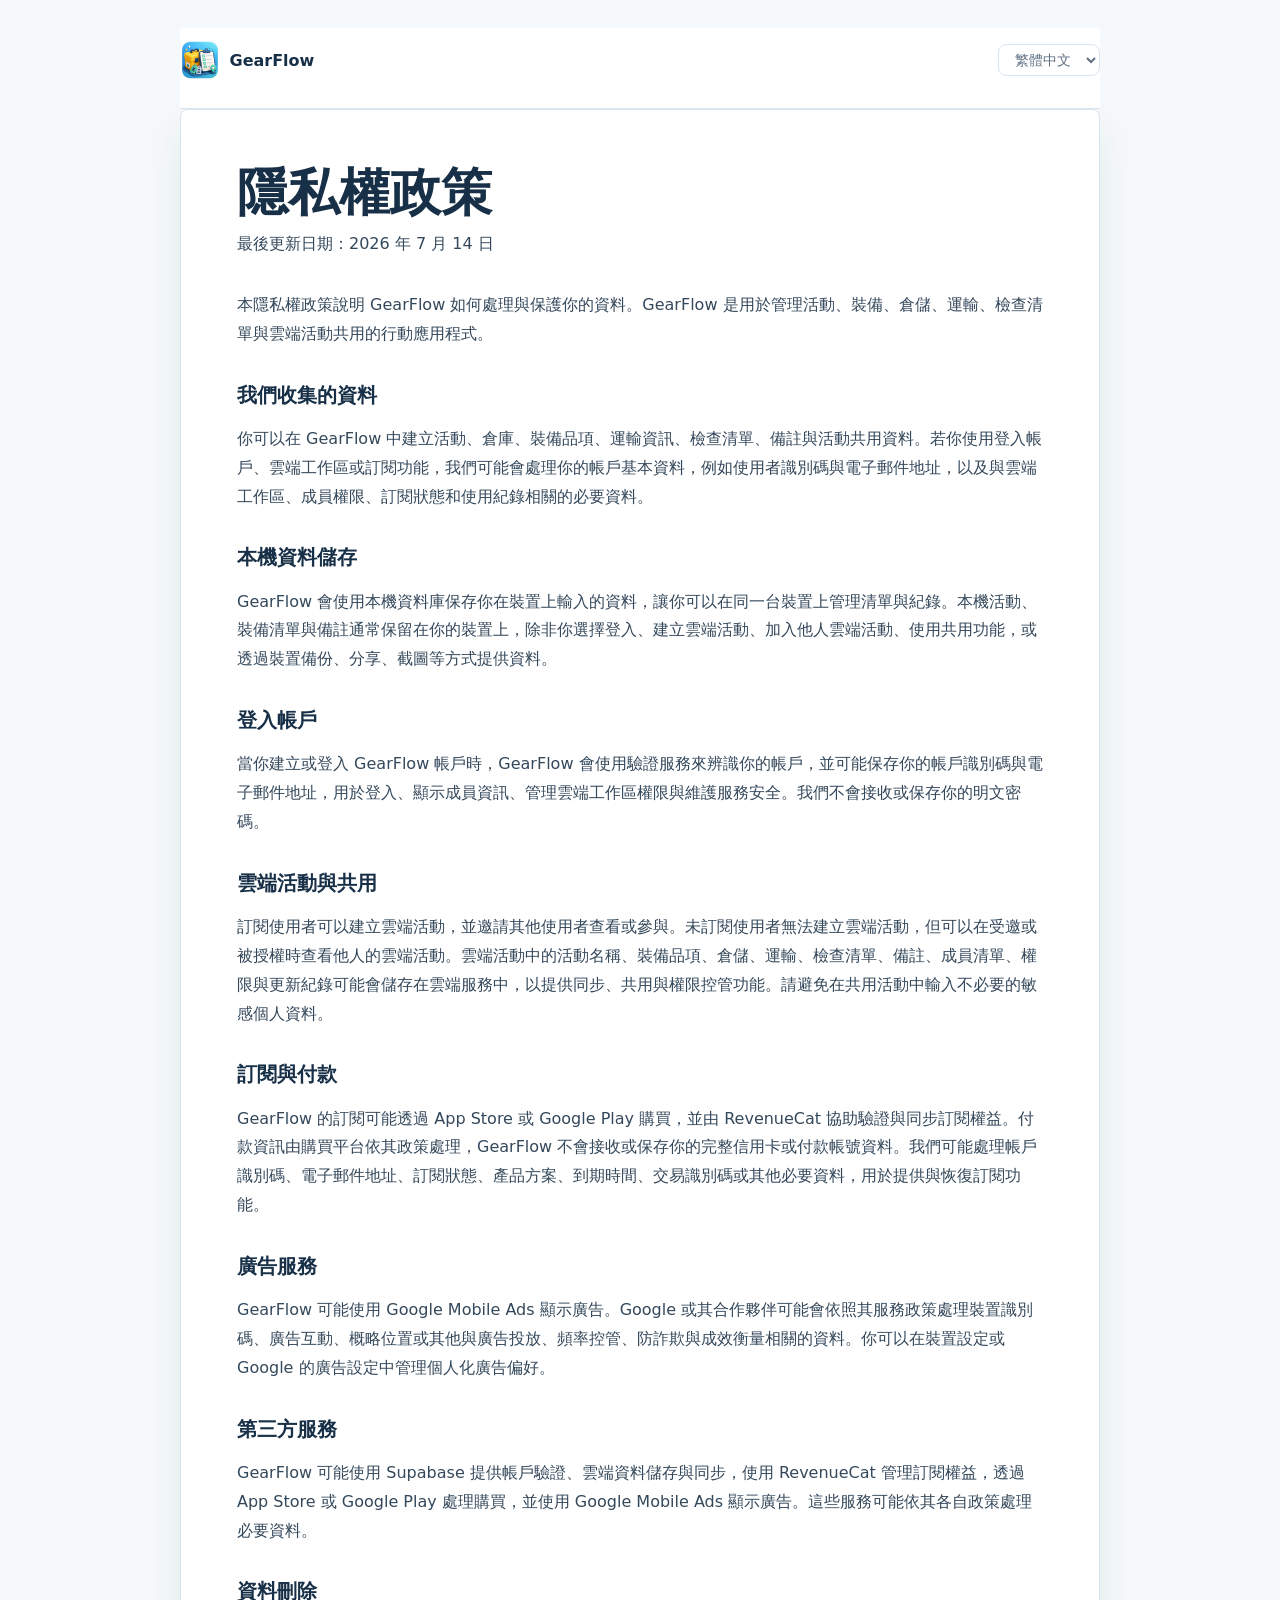
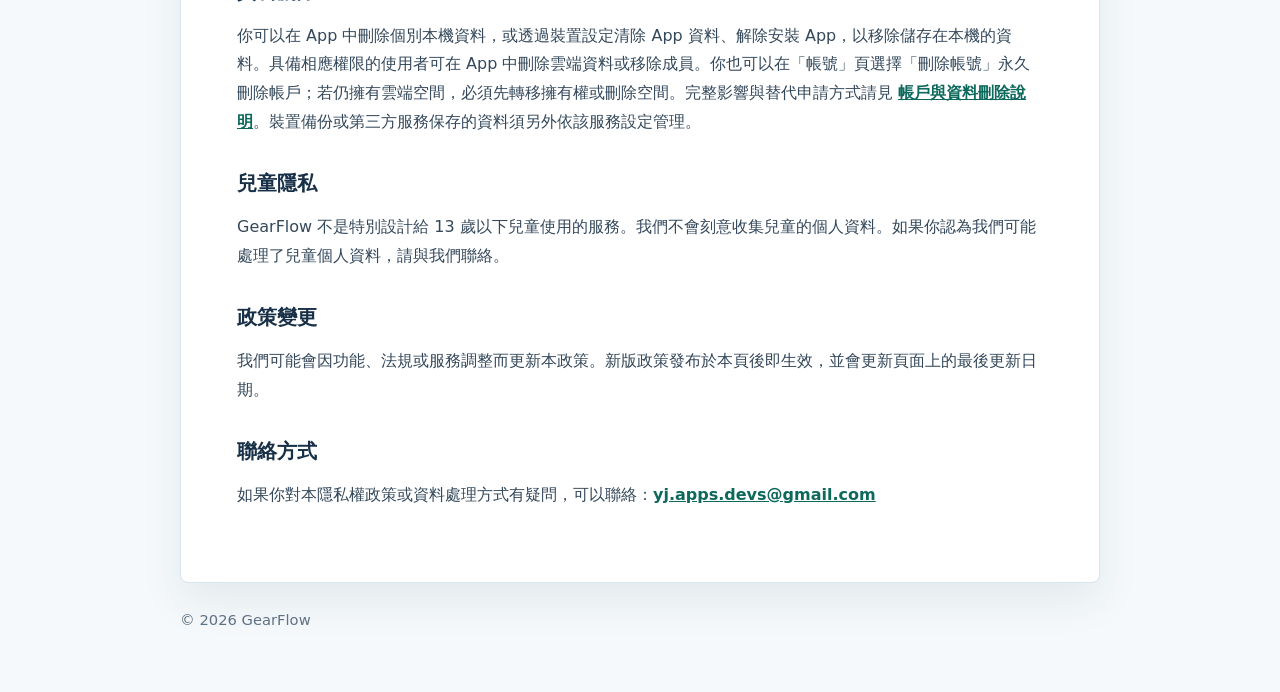
<file: zh-Hant/privacy.html>
<!doctype html>
<html lang="zh-Hant">
<head>
  <meta charset="utf-8">
  <meta name="viewport" content="width=device-width, initial-scale=1">
  <title>GearFlow 隱私權政策</title>
  <meta name="description" content="GearFlow 隱私權政策，說明本機資料、廣告服務、資料刪除與聯絡方式。">
  <link rel="canonical" href="https://gearflow.yuchunlab.com/zh-Hant/privacy.html">
  <link rel="alternate" hreflang="zh-Hant" href="https://gearflow.yuchunlab.com/zh-Hant/privacy.html">
  <link rel="alternate" hreflang="en" href="https://gearflow.yuchunlab.com/en/privacy.html">
  <link rel="alternate" hreflang="ja" href="https://gearflow.yuchunlab.com/ja/privacy.html">
  <link rel="icon" href="../assets/images/gearflow_icon_friendly.png">
  <link rel="stylesheet" href="../assets/css/site.css">
</head>
<body class="policy-page">
  <main class="policy-shell">
    <header class="topbar">
      <a class="brand-link" href="../index.html"><img src="../assets/images/gearflow_icon_friendly.png" alt="">GearFlow</a>
      <nav class="lang-links" aria-label="Language">
        <select class="lang-select" data-current-language="zh" data-policy-page="privacy" aria-label="Language">
          <option value="zh" data-target="../zh-Hant/privacy.html?lang=zh" selected>繁體中文</option>
          <option value="en" data-target="../en/privacy.html?lang=en">English</option>
          <option value="ja" data-target="../ja/privacy.html?lang=ja">日本語</option>
        </select>
      </nav>
    </header>
    <article class="policy-card">
      <h1>隱私權政策</h1>
      <p class="updated">最後更新日期：2026 年 7 月 14 日</p>
      <p>本隱私權政策說明 GearFlow 如何處理與保護你的資料。GearFlow 是用於管理活動、裝備、倉儲、運輸、檢查清單與雲端活動共用的行動應用程式。</p>

      <h2>我們收集的資料</h2>
      <p>你可以在 GearFlow 中建立活動、倉庫、裝備品項、運輸資訊、檢查清單、備註與活動共用資料。若你使用登入帳戶、雲端工作區或訂閱功能，我們可能會處理你的帳戶基本資料，例如使用者識別碼與電子郵件地址，以及與雲端工作區、成員權限、訂閱狀態和使用紀錄相關的必要資料。</p>

      <h2>本機資料儲存</h2>
      <p>GearFlow 會使用本機資料庫保存你在裝置上輸入的資料，讓你可以在同一台裝置上管理清單與紀錄。本機活動、裝備清單與備註通常保留在你的裝置上，除非你選擇登入、建立雲端活動、加入他人雲端活動、使用共用功能，或透過裝置備份、分享、截圖等方式提供資料。</p>

      <h2>登入帳戶</h2>
      <p>當你建立或登入 GearFlow 帳戶時，GearFlow 會使用驗證服務來辨識你的帳戶，並可能保存你的帳戶識別碼與電子郵件地址，用於登入、顯示成員資訊、管理雲端工作區權限與維護服務安全。我們不會接收或保存你的明文密碼。</p>

      <h2>雲端活動與共用</h2>
      <p>訂閱使用者可以建立雲端活動，並邀請其他使用者查看或參與。未訂閱使用者無法建立雲端活動，但可以在受邀或被授權時查看他人的雲端活動。雲端活動中的活動名稱、裝備品項、倉儲、運輸、檢查清單、備註、成員清單、權限與更新紀錄可能會儲存在雲端服務中，以提供同步、共用與權限控管功能。請避免在共用活動中輸入不必要的敏感個人資料。</p>

      <h2>訂閱與付款</h2>
      <p>GearFlow 的訂閱可能透過 App Store 或 Google Play 購買，並由 RevenueCat 協助驗證與同步訂閱權益。付款資訊由購買平台依其政策處理，GearFlow 不會接收或保存你的完整信用卡或付款帳號資料。我們可能處理帳戶識別碼、電子郵件地址、訂閱狀態、產品方案、到期時間、交易識別碼或其他必要資料，用於提供與恢復訂閱功能。</p>

      <h2>廣告服務</h2>
      <p>GearFlow 可能使用 Google Mobile Ads 顯示廣告。Google 或其合作夥伴可能會依照其服務政策處理裝置識別碼、廣告互動、概略位置或其他與廣告投放、頻率控管、防詐欺與成效衡量相關的資料。你可以在裝置設定或 Google 的廣告設定中管理個人化廣告偏好。</p>

      <h2>第三方服務</h2>
      <p>GearFlow 可能使用 Supabase 提供帳戶驗證、雲端資料儲存與同步，使用 RevenueCat 管理訂閱權益，透過 App Store 或 Google Play 處理購買，並使用 Google Mobile Ads 顯示廣告。這些服務可能依其各自政策處理必要資料。</p>

      <h2>資料刪除</h2>
      <p>你可以在 App 中刪除個別本機資料，或透過裝置設定清除 App 資料、解除安裝 App，以移除儲存在本機的資料。具備相應權限的使用者可在 App 中刪除雲端資料或移除成員。你也可以在「帳號」頁選擇「刪除帳號」永久刪除帳戶；若仍擁有雲端空間，必須先轉移擁有權或刪除空間。完整影響與替代申請方式請見 <a href="account-deletion.html">帳戶與資料刪除說明</a>。裝置備份或第三方服務保存的資料須另外依該服務設定管理。</p>

      <h2>兒童隱私</h2>
      <p>GearFlow 不是特別設計給 13 歲以下兒童使用的服務。我們不會刻意收集兒童的個人資料。如果你認為我們可能處理了兒童個人資料，請與我們聯絡。</p>

      <h2>政策變更</h2>
      <p>我們可能會因功能、法規或服務調整而更新本政策。新版政策發布於本頁後即生效，並會更新頁面上的最後更新日期。</p>

      <h2>聯絡方式</h2>
      <p>如果你對本隱私權政策或資料處理方式有疑問，可以聯絡：<a href="mailto:yj.apps.devs@gmail.com">yj.apps.devs@gmail.com</a></p>
    </article>
    <footer>© 2026 GearFlow</footer>
  </main>
  <script>
    (function() {
      const LANGUAGE_CACHE_KEY = 'gearflow-language';
      const languageSelect = document.querySelector('.lang-select');
      const homeByLanguage = {
        zh: '../index.html',
        en: '../en/index.html',
        ja: '../ja/index.html',
      };

      function validLanguage(value) {
        return value === 'zh' || value === 'en' || value === 'ja';
      }

      function persistLanguage(language) {
        try {
          localStorage.setItem(LANGUAGE_CACHE_KEY, language);
        } catch {
          // ignore
        }
      }

      function applyLanguage(language) {
        if (!validLanguage(language)) return;
        persistLanguage(language);
        document.querySelector('.brand-link')?.setAttribute('href', homeByLanguage[language] || '../index.html');
        if (languageSelect) languageSelect.value = language;
      }

      const params = new URLSearchParams(window.location.search);
      const urlLanguage = params.get('lang');
      const pageLanguage = languageSelect?.dataset.currentLanguage || 'zh';
      if (validLanguage(urlLanguage) && urlLanguage !== pageLanguage) {
        const target = Array.from(languageSelect.options).find((option) => option.value === urlLanguage)?.dataset.target;
        if (target) window.location.replace(target);
      }
      applyLanguage(validLanguage(urlLanguage) ? urlLanguage : pageLanguage);

      languageSelect?.addEventListener('change', function() {
        const selected = languageSelect.options[languageSelect.selectedIndex];
        const language = languageSelect.value;
        persistLanguage(language);
        window.location.href = selected.dataset.target || '../index.html';
      });
    })();
  </script>
</body>
</html>
</file>
<file: assets/css/site.css>
:root {
  --ink: #183047;
  --muted: #5f7184;
  --line: #d8e4ee;
  --surface: #ffffff;
  --soft: #f5f9fb;
  --accent: #13b99a;
  --accent-ink: #0d695c;
  --sun: #f5b92e;
  --blue: #189de6;
  --header-h: 64px;
  color-scheme: light;
  font-family: Inter, ui-sans-serif, system-ui, -apple-system, BlinkMacSystemFont, "Segoe UI", "Noto Sans TC", "Noto Sans JP", sans-serif;
}

* {
  box-sizing: border-box;
}

html {
  scroll-behavior: smooth;
}

body {
  margin: 0;
  min-height: 100vh;
  background: linear-gradient(180deg, #eef9ff 0%, #ffffff 42%, #f7fbf9 100%);
  color: var(--ink);
}

a {
  color: inherit;
}

.home {
  min-height: 100vh;
}

.hero {
  display: grid;
  min-height: calc(100vh - var(--header-h));
  grid-template-columns: minmax(0, 1.2fr) minmax(320px, 0.8fr);
  max-width: none;
  padding: 0;
  margin: 0;
}

.hero-media {
  position: relative;
  display: flex;
  align-items: center;
  justify-content: center;
  min-height: calc(100vh - var(--header-h));
  overflow: hidden;
  background: linear-gradient(180deg, #28a8ec 0%, #52c7ef 58%, #1d72b9 100%);
}

.hero-media img {
  width: 100%;
  height: auto;
  max-height: 100vh;
  object-fit: contain;
  object-position: center;
  display: block;
}

.hero-content {
  display: flex;
  min-height: calc(100vh - var(--header-h));
  flex-direction: column;
  justify-content: center;
  padding: clamp(24px, 4vw, 60px);
}

.app-icon {
  width: 96px;
  height: 96px;
  border-radius: 22px;
  box-shadow: 0 18px 44px rgba(17, 82, 124, 0.18);
}

.eyebrow {
  margin: 28px 0 10px;
  color: var(--accent-ink);
  font-size: 0.88rem;
  font-weight: 800;
  letter-spacing: 0;
  text-transform: uppercase;
}

h1 {
  max-width: 850px;
  margin: 0;
  color: var(--ink);
  font-size: clamp(2.3rem, 5vw, 4.9rem);
  line-height: 1.02;
  letter-spacing: 0;
}

.lead {
  max-width: 560px;
  margin: 22px 0 30px;
  color: var(--muted);
  font-size: 1.08rem;
  line-height: 1.7;
}

.store-links {
  display: flex;
  flex-wrap: wrap;
  align-items: center;
  gap: 12px;
  margin-top: 20px;
}

.app-store-badge {
  display: block;
  height: 54px;
  transition: opacity 160ms ease, transform 160ms ease;
}

.app-store-badge:hover,
.app-store-badge:focus-visible {
  opacity: 0.82;
  transform: translateY(-1px);
  outline: 3px solid rgba(24, 157, 230, 0.28);
  outline-offset: 2px;
}

.app-store-badge img {
  display: block;
  width: auto;
  height: 54px;
}

/* The official Google Play badge PNG has a ~41px transparent margin baked
   into its 646x250 canvas (visible pill is only 564x168), so scaling it by
   height alone renders the pill noticeably smaller than Apple's near-full-
   bleed SVG. Overscale the image and clip the container to crop that
   margin so both badges read as the same visual size. */
.app-store-badge[href*="play.google.com"] {
  width: 181px;
  overflow: hidden;
  border-radius: 8px;
}

.app-store-badge[href*="play.google.com"] img {
  height: 80px;
  width: auto;
  margin: -13px 0 0 -13px;
}

.trademark-note {
  margin: 8px auto 0;
  color: var(--muted);
  font-size: 0.72rem;
  line-height: 1.5;
}

.language-grid {
  display: grid;
  max-width: 620px;
  grid-template-columns: repeat(3, minmax(0, 1fr));
  gap: 12px;
}

.secondary-grid {
  margin-top: 12px;
}

.language-grid a {
  display: flex;
  min-height: 104px;
  flex-direction: column;
  justify-content: space-between;
  padding: 16px;
  border: 1px solid var(--line);
  border-radius: 8px;
  background: rgba(255, 255, 255, 0.82);
  box-shadow: 0 12px 28px rgba(24, 48, 71, 0.07);
  text-decoration: none;
  transition: transform 160ms ease, border-color 160ms ease, box-shadow 160ms ease;
}

.language-grid a:hover,
.language-grid a:focus-visible {
  border-color: var(--accent);
  box-shadow: 0 16px 32px rgba(19, 185, 154, 0.16);
  transform: translateY(-2px);
  outline: none;
}

.language-grid span {
  color: var(--muted);
  font-size: 0.88rem;
}

.language-grid strong {
  font-size: 1rem;
  line-height: 1.35;
}

.policy-page {
  background: var(--soft);
}

.policy-shell {
  width: min(920px, calc(100% - 32px));
  margin: 0 auto;
  padding: 28px 0 64px;
}

.topbar {
  display: flex;
  align-items: center;
  justify-content: space-between;
  gap: 16px;
  padding: 12px 0 28px;
}

.brand-link {
  display: inline-flex;
  align-items: center;
  gap: 10px;
  color: var(--ink);
  font-weight: 800;
  text-decoration: none;
}

.brand-link img {
  width: 40px;
  height: 40px;
  border-radius: 10px;
}

.lang-links {
  display: flex;
  flex-wrap: wrap;
  gap: 8px;
  justify-content: flex-end;
}

.lang-links a {
  padding: 8px 10px;
  border: 1px solid var(--line);
  border-radius: 8px;
  background: #fff;
  color: var(--muted);
  font-size: 0.9rem;
  text-decoration: none;
}

.lang-links a[aria-current="page"] {
  border-color: var(--accent);
  color: var(--accent-ink);
  font-weight: 800;
}

.policy-card {
  padding: clamp(24px, 5vw, 56px);
  border: 1px solid var(--line);
  border-radius: 8px;
  background: var(--surface);
  box-shadow: 0 18px 42px rgba(24, 48, 71, 0.08);
}

.policy-card h1 {
  font-size: clamp(2rem, 4vw, 3.4rem);
}

.updated {
  margin: 12px 0 32px;
  color: var(--muted);
}

.policy-card h2 {
  margin: 34px 0 10px;
  font-size: 1.22rem;
  line-height: 1.35;
}

.policy-card p,
.policy-card li {
  color: #34485b;
  font-size: 1rem;
  line-height: 1.8;
}

.policy-card ul {
  padding-left: 1.25rem;
}

.policy-card a {
  color: var(--accent-ink);
  font-weight: 700;
}

footer {
  padding: 28px 0 0;
  color: var(--muted);
  font-size: 0.92rem;
}

@media (max-width: 880px) {
  .hero {
    grid-template-columns: 1fr;
  }

  .hero-media {
    min-height: 38vh;
  }

  .hero-media img {
    max-height: 38vh;
  }

  .hero-content {
    min-height: 62vh;
    justify-content: flex-start;
  }

  .language-grid {
    grid-template-columns: 1fr;
  }
}

@media (max-width: 560px) {
  .hero-content {
    padding: 28px 20px 44px;
  }

  .app-icon {
    width: 78px;
    height: 78px;
  }

  .topbar {
    align-items: flex-start;
    flex-direction: column;
  }

  .lang-links {
    justify-content: flex-start;
  }
}

/* --- 全域元件：導覽列與擴充區塊 --- */

header {
  display: flex;
  justify-content: space-between;
  align-items: center;
  padding: 1rem 2%;
  background: var(--surface);
  border-bottom: 1px solid var(--line);
  position: sticky;
  top: 0;
  z-index: 100;
}

.nav-links {
  display: flex;
  gap: 24px;
  align-items: center;
}

.nav-links a {
  text-decoration: none;
  color: var(--ink);
  font-weight: 600;
  font-size: 0.95rem;
  transition: color 0.2s;
}

.nav-links a:hover {
  color: var(--accent);
}

.lang-select {
  padding: 6px 12px;
  border-radius: 8px;
  border: 1px solid var(--line);
  background: var(--surface);
  color: var(--muted);
  font-family: inherit;
  font-size: 0.85rem;
  cursor: pointer;
  outline: none;
}

.lang-select:focus {
  border-color: var(--accent);
}

section {
  padding: 80px 2%;
  max-width: 1200px;
  margin: 0 auto;
}

.section-title {
  text-align: center;
  margin-bottom: 48px;
  color: var(--ink);
  font-size: clamp(1.8rem, 5vw, 2.8rem);
  font-weight: 800;
}

.grid-2 {
  display: grid;
  grid-template-columns: 1fr 1fr;
  gap: 60px;
  align-items: center;
}

.pricing-grid {
  display: grid;
  grid-template-columns: repeat(auto-fit, minmax(280px, 1fr));
  gap: 32px;
}

.price-card {
  border: 1px solid var(--line);
  padding: 40px 32px;
  border-radius: 20px;
  text-align: center;
  background: var(--surface);
  box-shadow: 0 10px 30px rgba(24, 48, 71, 0.04);
  transition: transform 0.3s cubic-bezier(0.34, 1.56, 0.64, 1);
}

.price-card:hover {
  transform: translateY(-8px);
  box-shadow: 0 20px 40px rgba(24, 48, 71, 0.08);
}

.price-card.premium {
  border: 2px solid var(--blue);
  background: linear-gradient(180deg, #ffffff 0%, #f4fbff 100%);
}

.footer-links {
  text-align: center;
  padding: 60px 20px;
  background: var(--soft);
  border-top: 1px solid var(--line);
  color: var(--muted);
}

section[id] {
  scroll-margin-top: var(--header-h);
}

.hamburger {
  display: none;
  flex-direction: column;
  justify-content: center;
  gap: 5px;
  width: 40px;
  height: 40px;
  background: none;
  border: none;
  cursor: pointer;
  padding: 8px;
}

.hamburger span {
  display: block;
  width: 24px;
  height: 2px;
  background: var(--ink);
  border-radius: 2px;
  transition: transform 0.22s ease, opacity 0.22s ease;
}

body.nav-open .hamburger span:nth-child(1) {
  transform: translateY(7px) rotate(45deg);
}

body.nav-open .hamburger span:nth-child(2) {
  opacity: 0;
}

body.nav-open .hamburger span:nth-child(3) {
  transform: translateY(-7px) rotate(-45deg);
}

@media (max-width: 880px) {
  .grid-2 { grid-template-columns: 1fr; gap: 40px; }
  .nav-links { display: none; }
  .hamburger { display: flex; }

  body.nav-open .nav-links {
    display: flex;
    flex-direction: column;
    position: fixed;
    top: var(--header-h);
    left: 0;
    right: 0;
    background: var(--surface);
    border-bottom: 1px solid var(--line);
    padding: 8px 24px 16px;
    gap: 0;
    z-index: 99;
    box-shadow: 0 8px 24px rgba(24, 48, 71, 0.1);
  }

  body.nav-open .nav-links a {
    padding: 14px 0;
    border-bottom: 1px solid var(--line);
    font-size: 1rem;
  }

  body.nav-open .nav-links .lang-select {
    margin: 12px 0 4px;
    width: 100%;
  }
}

#web .lead {
  margin-inline: auto;
  text-align: center;
}

.web-preview-container {
  background: var(--soft);
  min-height: 250px;
  display: flex;
  flex-direction: column;
  align-items: center;
  justify-content: center;
  border-radius: 20px;
  border: 2px dashed var(--line);
  padding: 40px;
}

.web-entry-link {
  display: inline-flex;
  align-items: center;
  justify-content: center;
  gap: 10px;
  margin-top: 20px;
  padding: 14px 22px;
  border-radius: 999px;
  background: var(--ink);
  color: #fff;
  font-weight: 800;
  text-decoration: none;
  box-shadow: 0 14px 28px rgba(24, 48, 71, 0.18);
  transition: transform 160ms ease, box-shadow 160ms ease, background 160ms ease;
}

.web-entry-link:hover,
.web-entry-link:focus-visible {
  transform: translateY(-2px);
  background: var(--blue);
  box-shadow: 0 18px 34px rgba(24, 157, 230, 0.22);
  outline: none;
}

.web-entry-note {
  margin-top: 14px;
  color: var(--muted);
  font-size: 0.95rem;
  line-height: 1.6;
}


.usage-card {
  width: min(1040px, 100%);
  margin: 0 auto;
  display: grid;
  grid-template-columns: minmax(240px, 320px) minmax(0, 1fr);
  gap: 56px;
  align-items: center;
  padding: 36px 40px;
  border: 1px solid var(--line);
  border-radius: 28px;
  background: var(--surface);
  box-shadow: 0 18px 42px rgba(24, 48, 71, 0.08);
  color: inherit;
  text-decoration: none;
  transition: transform 160ms ease, box-shadow 160ms ease, border-color 160ms ease;
}

.usage-card:hover,
.usage-card:focus-visible {
  transform: translateY(-3px);
  border-color: var(--accent);
  box-shadow: 0 24px 48px rgba(19, 185, 154, 0.14);
  outline: none;
}

.usage-card-image {
  width: 100%;
  max-width: 240px;
  justify-self: center;
  display: block;
}

.usage-card-copy {
  min-width: 0;
}

.usage-card-list {
  margin: 0;
  padding-left: 1.35rem;
  color: var(--muted);
  font-size: 1.02rem;
  line-height: 1.9;
}

.usage-card-list li + li {
  margin-top: 14px;
}

@media (max-width: 880px) {
  .usage-card {
    grid-template-columns: 1fr;
    gap: 28px;
    padding: 28px 22px;
  }

  .usage-card-image {
    max-width: 200px;
  }
}
</file>
